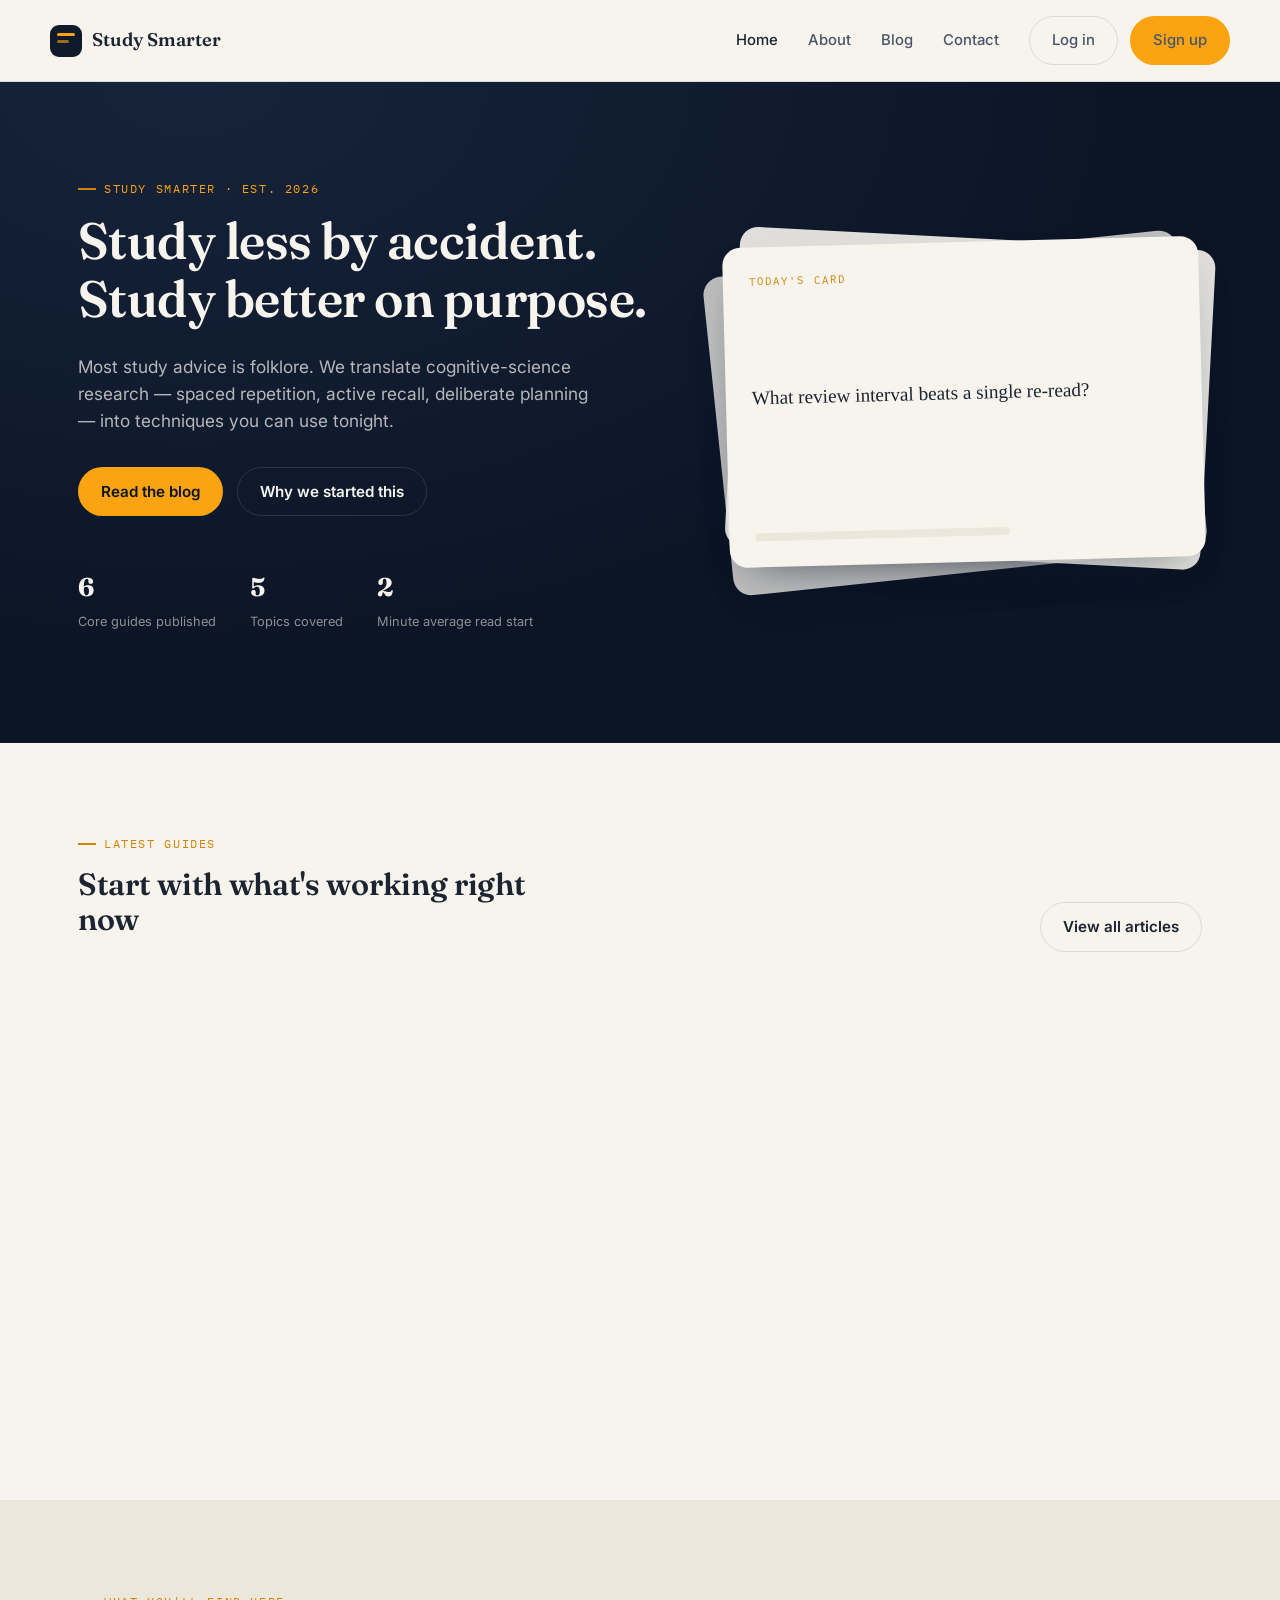
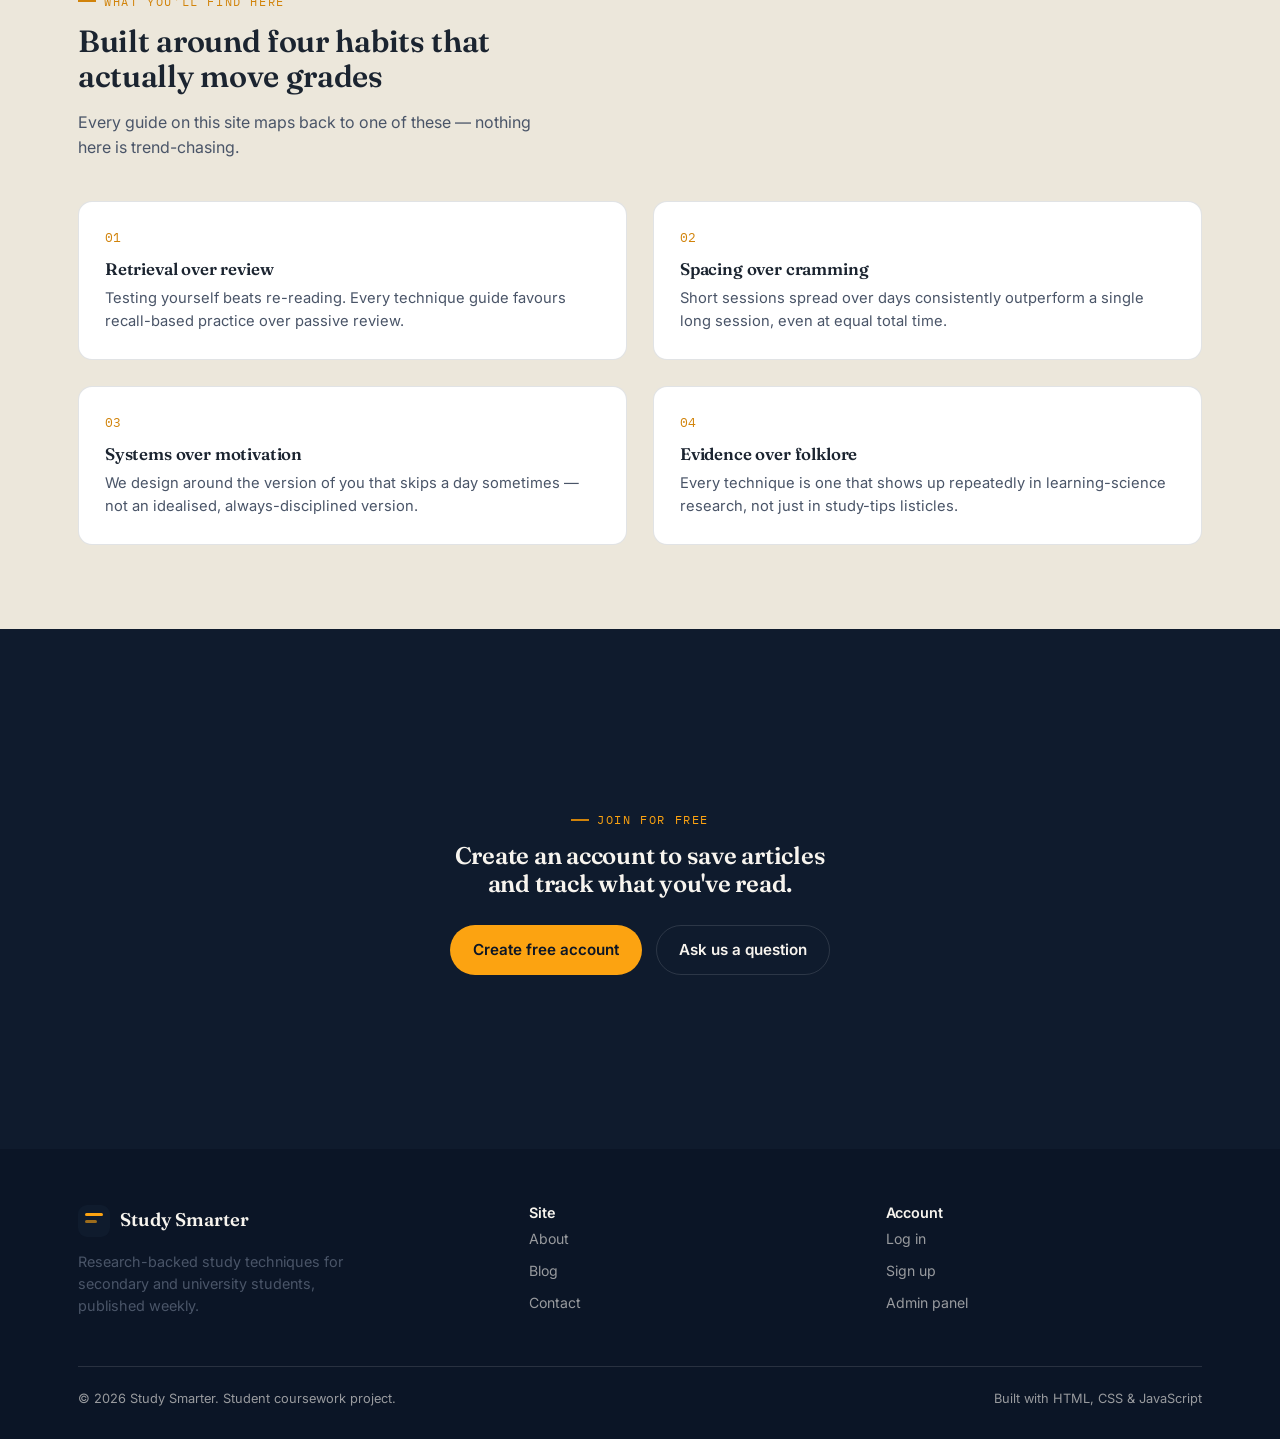
<file: index.html>
<!DOCTYPE html>
<html lang="en">
<head>
<meta charset="UTF-8">
<meta name="viewport" content="width=device-width, initial-scale=1.0">
<title>Study Smarter — Evidence-based study skills for students</title>
<meta name="description" content="Study Smarter is an educational blog teaching students research-backed study techniques: spaced repetition, active recall, planning and focus.">
<link rel="preconnect" href="https://fonts.googleapis.com">
<link href="https://fonts.googleapis.com/css2?family=Fraunces:wght@500;600;700&family=Inter:wght@400;500;600;700&family=IBM+Plex+Mono:wght@500&display=swap" rel="stylesheet">
<link rel="stylesheet" href="css/style.css">
</head>
<body>

<header class="site-header">
  <div class="wrap nav">
    <a href="index.html" class="brand"><span class="brand-mark"></span> Study Smarter</a>
    <nav class="nav-links" id="nav-links">
      <a href="index.html" class="active">Home</a>
      <a href="about.html">About</a>
      <a href="blog.html">Blog</a>
      <a href="contact.html">Contact</a>
      <div class="nav-cta">
        <a href="login.html" class="btn btn-ghost">Log in</a>
        <a href="register.html" class="btn btn-primary">Sign up</a>
      </div>
    </nav>
    <button class="nav-toggle" aria-label="Toggle menu" aria-expanded="false"><span></span><span></span><span></span></button>
  </div>
</header>

<section class="hero">
  <div class="wrap">
    <div>
      <div class="eyebrow" style="color:var(--amber)">Study Smarter · est. 2026</div>
      <h1>Study less by accident. Study better on purpose.</h1>
      <p class="lede">Most study advice is folklore. We translate cognitive-science research — spaced repetition, active recall, deliberate planning — into techniques you can use tonight.</p>
      <div class="hero-actions">
        <a href="blog.html" class="btn btn-primary">Read the blog</a>
        <a href="about.html" class="btn btn-ghost on-dark">Why we started this</a>
      </div>
      <div class="hero-stats">
        <div><strong>6</strong><span>Core guides published</span></div>
        <div><strong>5</strong><span>Topics covered</span></div>
        <div><strong>2</strong><span>Minute average read start</span></div>
      </div>
    </div>
    <div class="card-stack" aria-hidden="true">
      <div class="flash flash-1">
        <span class="fc-tag">Memory</span>
        <div class="fc-line w80"></div>
        <div class="fc-line w60"></div>
      </div>
      <div class="flash flash-2">
        <span class="fc-tag">Technique</span>
        <div class="fc-line w60"></div>
        <div class="fc-line w80"></div>
      </div>
      <div class="flash flash-3">
        <span class="fc-tag">Today's card</span>
        <p class="fc-q">What review interval beats a single re-read?</p>
        <div class="fc-line w60"></div>
      </div>
    </div>
  </div>
</section>

<section>
  <div class="wrap">
    <div class="section-head reveal">
      <div>
        <div class="eyebrow">Latest guides</div>
        <h2>Start with what's working right now</h2>
      </div>
      <a href="blog.html" class="btn btn-ghost">View all articles</a>
    </div>
    <div class="grid-3" id="featured-grid"></div>
  </div>
</section>

<section style="background:var(--paper-dim);">
  <div class="wrap">
    <div class="section-head reveal">
      <div>
        <div class="eyebrow">What you'll find here</div>
        <h2>Built around four habits that actually move grades</h2>
        <p>Every guide on this site maps back to one of these — nothing here is trend-chasing.</p>
      </div>
    </div>
    <div class="grid-2">
      <div class="feature reveal">
        <span class="num">01</span>
        <h3>Retrieval over review</h3>
        <p>Testing yourself beats re-reading. Every technique guide favours recall-based practice over passive review.</p>
      </div>
      <div class="feature reveal">
        <span class="num">02</span>
        <h3>Spacing over cramming</h3>
        <p>Short sessions spread over days consistently outperform a single long session, even at equal total time.</p>
      </div>
      <div class="feature reveal">
        <span class="num">03</span>
        <h3>Systems over motivation</h3>
        <p>We design around the version of you that skips a day sometimes — not an idealised, always-disciplined version.</p>
      </div>
      <div class="feature reveal">
        <span class="num">04</span>
        <h3>Evidence over folklore</h3>
        <p>Every technique is one that shows up repeatedly in learning-science research, not just in study-tips listicles.</p>
      </div>
    </div>
  </div>
</section>

<section class="band-dark">
  <div class="wrap cta-band reveal">
    <div class="eyebrow" style="color:var(--amber)">Join for free</div>
    <h2>Create an account to save articles and track what you've read.</h2>
    <div class="btn-row">
      <a href="register.html" class="btn btn-primary">Create free account</a>
      <a href="contact.html" class="btn btn-ghost on-dark">Ask us a question</a>
    </div>
  </div>
</section>

<footer class="site-footer">
  <div class="wrap">
    <div class="footer-grid">
      <div>
        <a href="index.html" class="brand" style="color:var(--paper)"><span class="brand-mark"></span> Study Smarter</a>
        <p style="margin-top:14px; max-width:32ch; font-size:0.9rem;">Research-backed study techniques for secondary and university students, published weekly.</p>
      </div>
      <div>
        <h4>Site</h4>
        <ul>
          <li><a href="about.html">About</a></li>
          <li><a href="blog.html">Blog</a></li>
          <li><a href="contact.html">Contact</a></li>
        </ul>
      </div>
      <div>
        <h4>Account</h4>
        <ul>
          <li><a href="login.html">Log in</a></li>
          <li><a href="register.html">Sign up</a></li>
          <li><a href="admin.html">Admin panel</a></li>
        </ul>
      </div>
    </div>
    <div class="footer-bottom">
      <span>&copy; <span id="year"></span> Study Smarter. Student coursework project.</span>
      <span>Built with HTML, CSS &amp; JavaScript</span>
    </div>
  </div>
</footer>

<script src="js/data.js"></script>
<script src="js/main.js"></script>
</body>
</html>
</file>
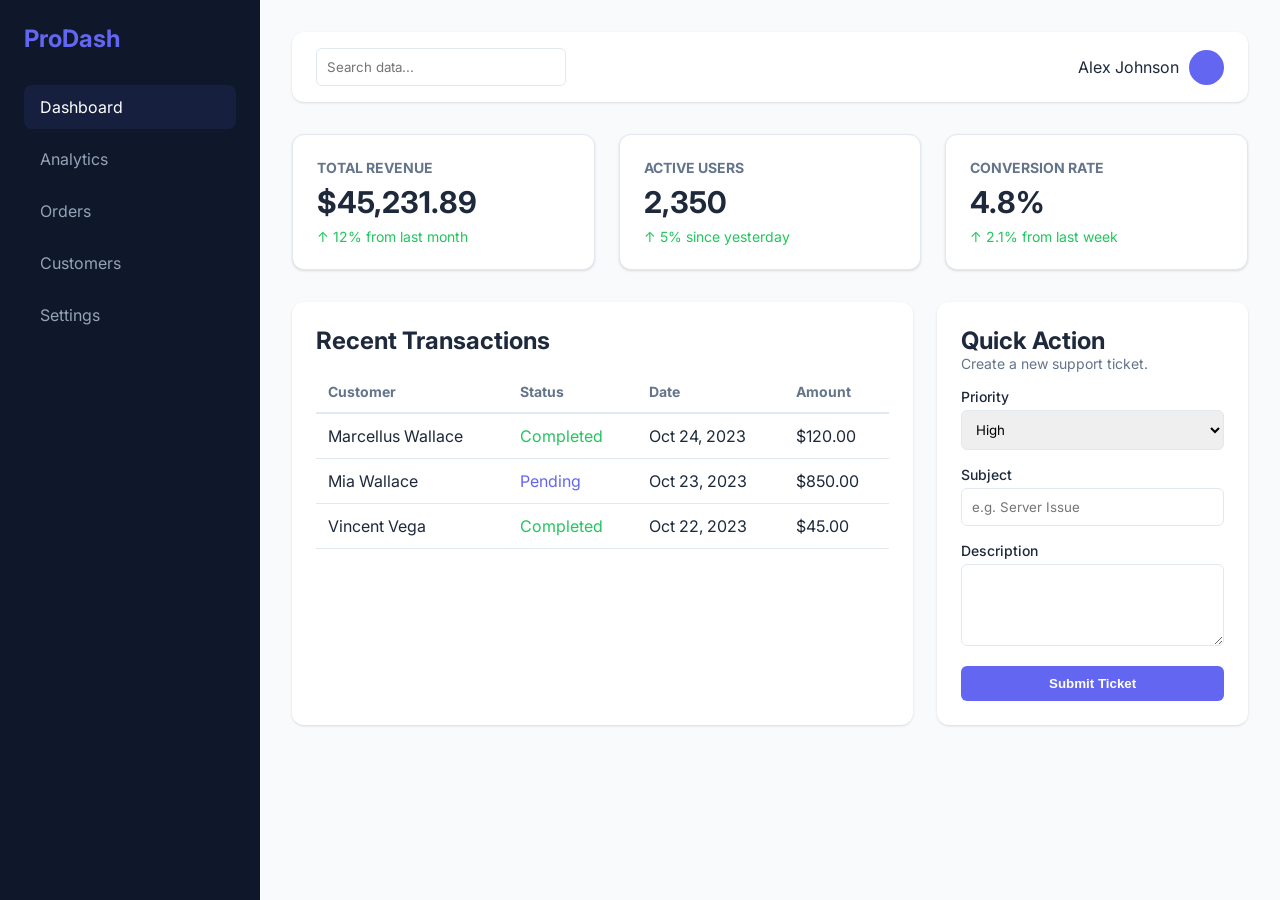
<file: ProDash/index.html>
<!DOCTYPE html>
<html lang="en">
<head>
    <meta charset="UTF-8">
    <meta name="viewport" content="width=device-width, initial-scale=1.0">
    <title>ProDash | Admin Management</title>
    <link href="https://fonts.googleapis.com/css2?family=Inter:wght@400;500;600;700&display=swap" rel="stylesheet">
    <style>
        /* --- CORE STYLES --- */
        :root {
            --sidebar-width: 260px;
            --primary: #6366f1; /* Indigo */
            --bg-main: #f8fafc;
            --bg-white: #ffffff;
            --text-dark: #1e293b;
            --text-muted: #64748b;
            --border: #e2e8f0;
            --success: #22c55e;
            --shadow: 0 1px 3px 0 rgba(0, 0, 0, 0.1), 0 1px 2px -1px rgba(0, 0, 0, 0.1);
        }

        * {
            margin: 0;
            padding: 0;
            box-sizing: border-box;
        }

        body {
            font-family: 'Inter', sans-serif;
            background-color: var(--bg-main);
            color: var(--text-dark);
            display: flex; /* Flex used for Sidebar + Main layout */
        }

        /* --- SIDEBAR --- */
        aside {
            width: var(--sidebar-width);
            background: #0f172a; /* Deep Slate */
            height: 100vh;
            color: white;
            position: fixed;
            padding: 1.5rem;
        }

        .brand {
            font-size: 1.5rem;
            font-weight: 700;
            margin-bottom: 2rem;
            color: var(--primary);
        }

        .nav-menu {
            list-style: none;
        }

        .nav-item {
            padding: 0.75rem 1rem;
            border-radius: 8px;
            margin-bottom: 0.5rem;
            cursor: pointer;
            transition: 0.2s;
            color: #94a3b8;
        }

        .nav-item.active, .nav-item:hover {
            background: rgba(99, 102, 241, 0.1);
            color: white;
        }

        /* --- MAIN CONTENT --- */
        main {
            flex: 1;
            margin-left: var(--sidebar-width);
            min-height: 100vh;
            padding: 2rem;
        }

        /* Top Navbar */
        .top-nav {
            display: flex;
            justify-content: space-between;
            align-items: center;
            margin-bottom: 2rem;
            background: var(--bg-white);
            padding: 1rem 1.5rem;
            border-radius: 12px;
            box-shadow: var(--shadow);
        }

        .user-profile {
            display: flex;
            align-items: center;
            gap: 10px;
        }

        .avatar {
            width: 35px;
            height: 35px;
            background: var(--primary);
            border-radius: 50%;
        }

        /* Stats Grid */
        .stats-grid {
            display: grid;
            grid-template-columns: repeat(auto-fit, minmax(240px, 1fr));
            gap: 1.5rem;
            margin-bottom: 2rem;
        }

        .stat-card {
            background: var(--bg-white);
            padding: 1.5rem;
            border-radius: 12px;
            box-shadow: var(--shadow);
            border: 1px solid var(--border);
        }

        .stat-card h3 {
            color: var(--text-muted);
            font-size: 0.875rem;
            text-transform: uppercase;
        }

        .stat-card .value {
            font-size: 1.875rem;
            font-weight: 700;
            margin: 0.5rem 0;
        }

        .trend {
            font-size: 0.875rem;
            color: var(--success);
        }

        /* Data Table & Form Section */
        .content-grid {
            display: grid;
            grid-template-columns: 2fr 1fr;
            gap: 1.5rem;
        }

        .card-box {
            background: var(--bg-white);
            padding: 1.5rem;
            border-radius: 12px;
            box-shadow: var(--shadow);
        }

        table {
            width: 100%;
            border-collapse: collapse;
            margin-top: 1rem;
        }

        th {
            text-align: left;
            padding: 12px;
            border-bottom: 2px solid var(--border);
            color: var(--text-muted);
            font-size: 0.875rem;
        }

        td {
            padding: 12px;
            border-bottom: 1px solid var(--border);
        }

        /* Form Styling */
        .form-group {
            margin-bottom: 1rem;
        }

        label {
            display: block;
            font-size: 0.875rem;
            margin-bottom: 5px;
            font-weight: 500;
        }

        input, select {
            width: 100%;
            padding: 10px;
            border: 1px solid var(--border);
            border-radius: 6px;
            font-family: inherit;
        }

        .btn-primary {
            background: var(--primary);
            color: white;
            padding: 10px 15px;
            border: none;
            border-radius: 6px;
            width: 100%;
            font-weight: 600;
            cursor: pointer;
        }

        /* --- RESPONSIVENESS --- */
        @media (max-width: 1024px) {
            .content-grid { grid-template-columns: 1fr; }
        }

        @media (max-width: 768px) {
            aside { display: none; }
            main { margin-left: 0; }
        }
    </style>
</head>
<body>

    <aside>
        <div class="brand">ProDash</div>
        <ul class="nav-menu">
            <li class="nav-item active">Dashboard</li>
            <li class="nav-item">Analytics</li>
            <li class="nav-item">Orders</li>
            <li class="nav-item">Customers</li>
            <li class="nav-item">Settings</li>
        </ul>
    </aside>

    <main>
        <div class="top-nav">
            <input type="text" placeholder="Search data..." style="width: 250px;">
            <div class="user-profile">
                <span>Alex Johnson</span>
                <div class="avatar"></div>
            </div>
        </div>

        <div class="stats-grid">
            <div class="stat-card">
                <h3>Total Revenue</h3>
                <div class="value">$45,231.89</div>
                <div class="trend">↑ 12% from last month</div>
            </div>
            <div class="stat-card">
                <h3>Active Users</h3>
                <div class="value">2,350</div>
                <div class="trend">↑ 5% since yesterday</div>
            </div>
            <div class="stat-card">
                <h3>Conversion Rate</h3>
                <div class="value">4.8%</div>
                <div class="trend">↑ 2.1% from last week</div>
            </div>
        </div>

        <div class="content-grid">
            <div class="card-box">
                <h2>Recent Transactions</h2>
                <table>
                    <thead>
                        <tr>
                            <th>Customer</th>
                            <th>Status</th>
                            <th>Date</th>
                            <th>Amount</th>
                        </tr>
                    </thead>
                    <tbody>
                        <tr>
                            <td>Marcellus Wallace</td>
                            <td><span style="color: var(--success);">Completed</span></td>
                            <td>Oct 24, 2023</td>
                            <td>$120.00</td>
                        </tr>
                        <tr>
                            <td>Mia Wallace</td>
                            <td><span style="color: var(--primary);">Pending</span></td>
                            <td>Oct 23, 2023</td>
                            <td>$850.00</td>
                        </tr>
                        <tr>
                            <td>Vincent Vega</td>
                            <td><span style="color: var(--success);">Completed</span></td>
                            <td>Oct 22, 2023</td>
                            <td>$45.00</td>
                        </tr>
                    </tbody>
                </table>
            </div>

            <div class="card-box">
                <h2>Quick Action</h2>
                <p style="color: var(--text-muted); font-size: 0.875rem; margin-bottom: 1rem;">Create a new support ticket.</p>
                <form>
                    <div class="form-group">
                        <label>Priority</label>
                        <select>
                            <option>High</option>
                            <option>Medium</option>
                            <option>Low</option>
                        </select>
                    </div>
                    <div class="form-group">
                        <label>Subject</label>
                        <input type="text" placeholder="e.g. Server Issue">
                    </div>
                    <div class="form-group">
                        <label>Description</label>
                        <textarea rows="4" style="width: 100%; border: 1px solid var(--border); border-radius: 6px; padding: 10px;"></textarea>
                    </div>
                    <button type="button" class="btn-primary">Submit Ticket</button>
                </form>
            </div>
        </div>
    </main>

</body>
</html>
</file>
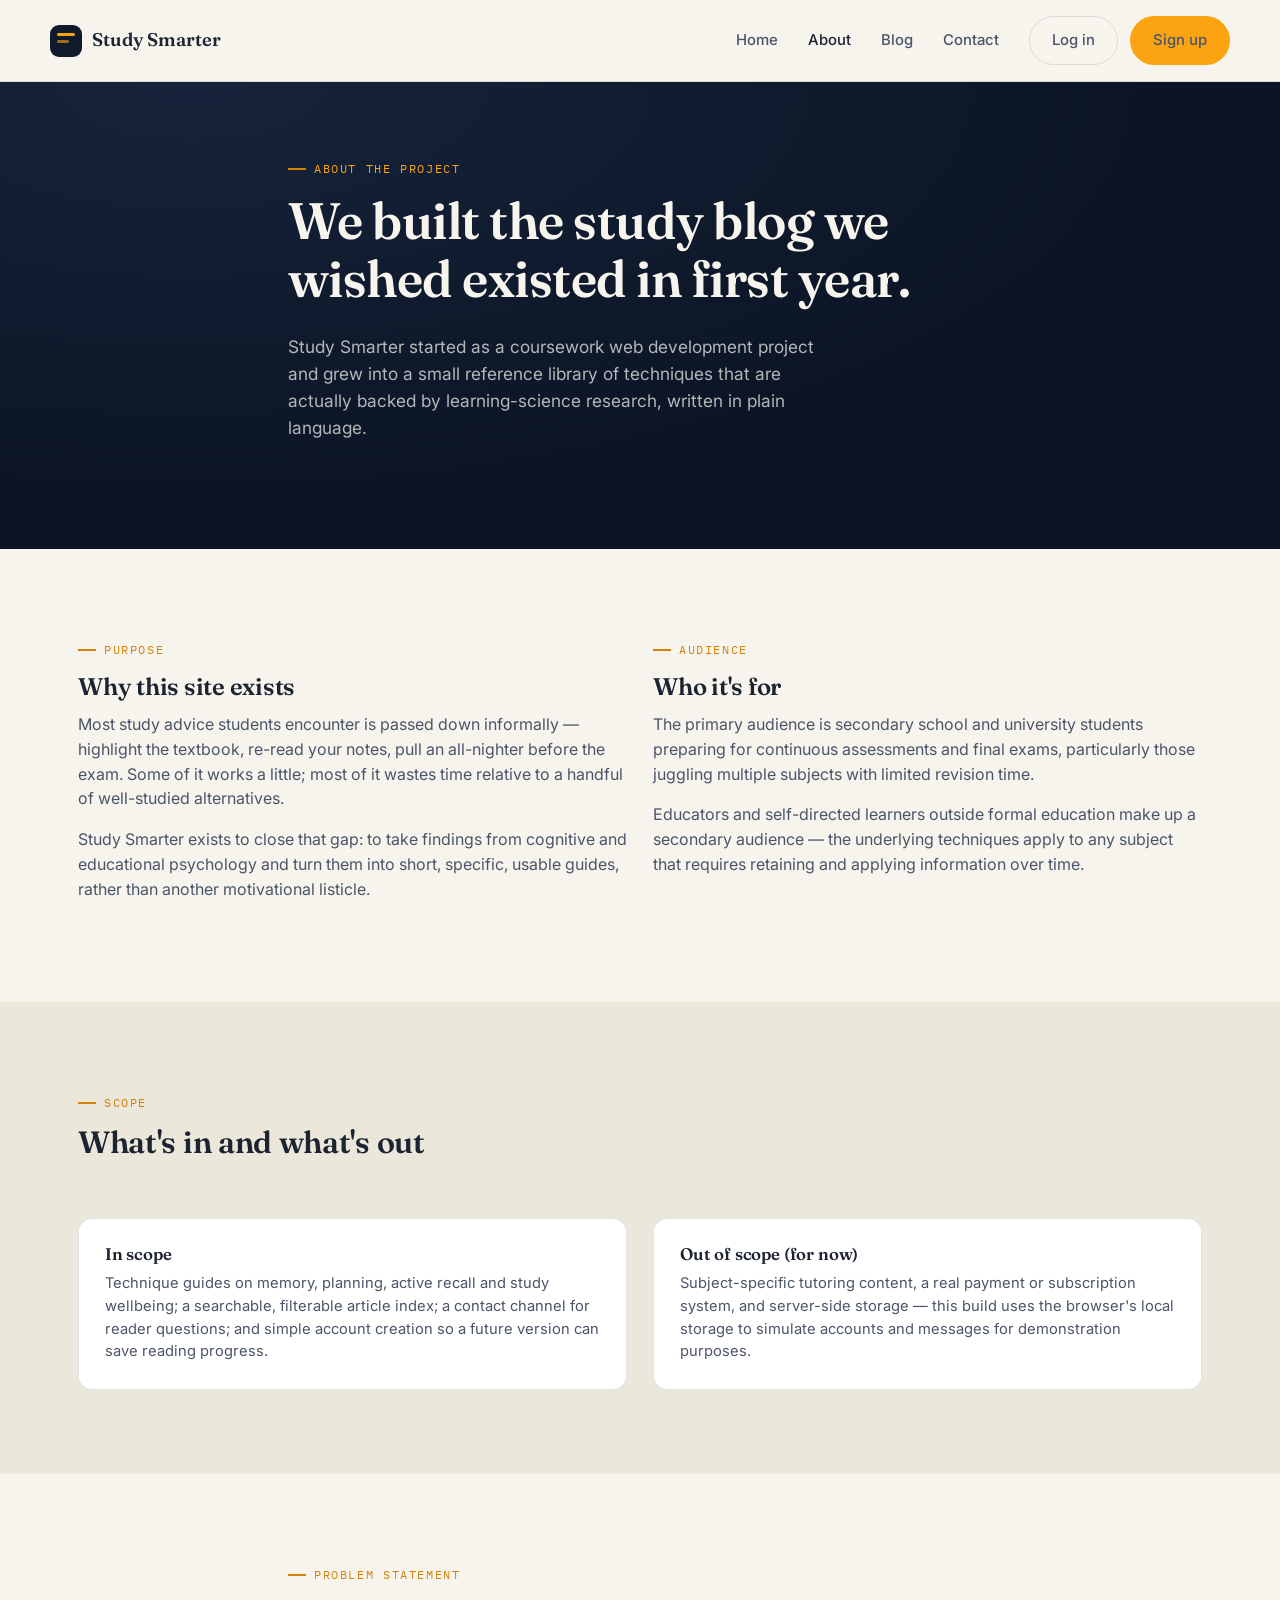
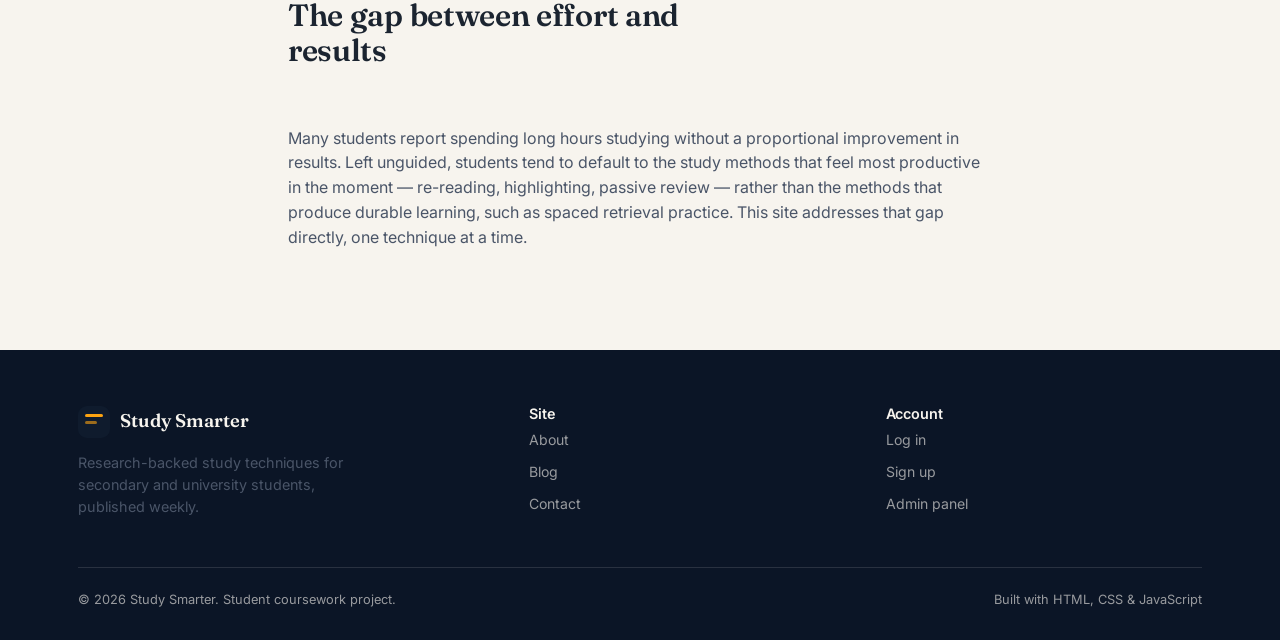
<file: about.html>
<!DOCTYPE html>
<html lang="en">
<head>
<meta charset="UTF-8">
<meta name="viewport" content="width=device-width, initial-scale=1.0">
<title>About — Study Smarter</title>
<link href="https://fonts.googleapis.com/css2?family=Fraunces:wght@500;600;700&family=Inter:wght@400;500;600;700&family=IBM+Plex+Mono:wght@500&display=swap" rel="stylesheet">
<link rel="stylesheet" href="css/style.css">
</head>
<body>

<header class="site-header">
  <div class="wrap nav">
    <a href="index.html" class="brand"><span class="brand-mark"></span> Study Smarter</a>
    <nav class="nav-links" id="nav-links">
      <a href="index.html">Home</a>
      <a href="about.html" class="active">About</a>
      <a href="blog.html">Blog</a>
      <a href="contact.html">Contact</a>
      <div class="nav-cta">
        <a href="login.html" class="btn btn-ghost">Log in</a>
        <a href="register.html" class="btn btn-primary">Sign up</a>
      </div>
    </nav>
    <button class="nav-toggle" aria-label="Toggle menu" aria-expanded="false"><span></span><span></span><span></span></button>
  </div>
</header>

<section class="hero" style="padding:70px 0 90px;">
  <div class="wrap" style="grid-template-columns:1fr; max-width:760px;">
    <div>
      <div class="eyebrow" style="color:var(--amber)">About the project</div>
      <h1>We built the study blog we wished existed in first year.</h1>
      <p class="lede">Study Smarter started as a coursework web development project and grew into a small reference library of techniques that are actually backed by learning-science research, written in plain language.</p>
    </div>
  </div>
</section>

<section>
  <div class="wrap grid-2">
    <div class="reveal">
      <div class="eyebrow">Purpose</div>
      <h2>Why this site exists</h2>
      <p>Most study advice students encounter is passed down informally — highlight the textbook, re-read your notes, pull an all-nighter before the exam. Some of it works a little; most of it wastes time relative to a handful of well-studied alternatives.</p>
      <p>Study Smarter exists to close that gap: to take findings from cognitive and educational psychology and turn them into short, specific, usable guides, rather than another motivational listicle.</p>
    </div>
    <div class="reveal">
      <div class="eyebrow">Audience</div>
      <h2>Who it's for</h2>
      <p>The primary audience is secondary school and university students preparing for continuous assessments and final exams, particularly those juggling multiple subjects with limited revision time.</p>
      <p>Educators and self-directed learners outside formal education make up a secondary audience — the underlying techniques apply to any subject that requires retaining and applying information over time.</p>
    </div>
  </div>
</section>

<section style="background:var(--paper-dim);">
  <div class="wrap">
    <div class="section-head reveal">
      <div>
        <div class="eyebrow">Scope</div>
        <h2>What's in and what's out</h2>
      </div>
    </div>
    <div class="grid-2">
      <div class="feature reveal">
        <h3>In scope</h3>
        <p>Technique guides on memory, planning, active recall and study wellbeing; a searchable, filterable article index; a contact channel for reader questions; and simple account creation so a future version can save reading progress.</p>
      </div>
      <div class="feature reveal">
        <h3>Out of scope (for now)</h3>
        <p>Subject-specific tutoring content, a real payment or subscription system, and server-side storage — this build uses the browser's local storage to simulate accounts and messages for demonstration purposes.</p>
      </div>
    </div>
  </div>
</section>

<section>
  <div class="wrap" style="max-width:760px;">
    <div class="section-head reveal">
      <div>
        <div class="eyebrow">Problem statement</div>
        <h2>The gap between effort and results</h2>
      </div>
    </div>
    <p class="reveal">Many students report spending long hours studying without a proportional improvement in results. Left unguided, students tend to default to the study methods that feel most productive in the moment — re-reading, highlighting, passive review — rather than the methods that produce durable learning, such as spaced retrieval practice. This site addresses that gap directly, one technique at a time.</p>
  </div>
</section>

<footer class="site-footer">
  <div class="wrap">
    <div class="footer-grid">
      <div>
        <a href="index.html" class="brand" style="color:var(--paper)"><span class="brand-mark"></span> Study Smarter</a>
        <p style="margin-top:14px; max-width:32ch; font-size:0.9rem;">Research-backed study techniques for secondary and university students, published weekly.</p>
      </div>
      <div>
        <h4>Site</h4>
        <ul>
          <li><a href="about.html">About</a></li>
          <li><a href="blog.html">Blog</a></li>
          <li><a href="contact.html">Contact</a></li>
        </ul>
      </div>
      <div>
        <h4>Account</h4>
        <ul>
          <li><a href="login.html">Log in</a></li>
          <li><a href="register.html">Sign up</a></li>
          <li><a href="admin.html">Admin panel</a></li>
        </ul>
      </div>
    </div>
    <div class="footer-bottom">
      <span>&copy; <span id="year"></span> Study Smarter. Student coursework project.</span>
      <span>Built with HTML, CSS &amp; JavaScript</span>
    </div>
  </div>
</footer>

<script src="js/data.js"></script>
<script src="js/main.js"></script>
</body>
</html>
</file>
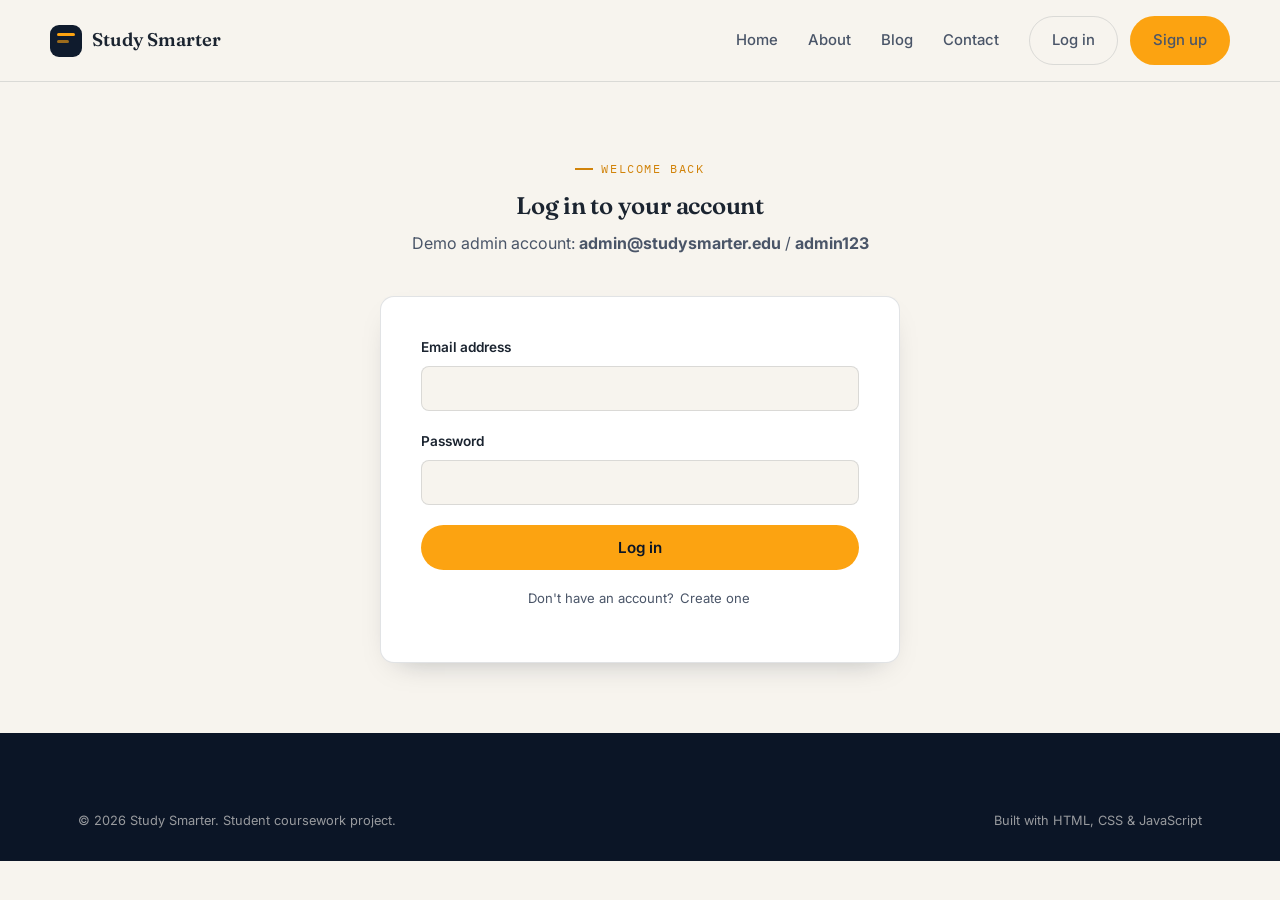
<file: admin.html>
<!DOCTYPE html>
<html lang="en">
<head>
<meta charset="UTF-8">
<meta name="viewport" content="width=device-width, initial-scale=1.0">
<title>Admin panel — Study Smarter</title>
<link href="https://fonts.googleapis.com/css2?family=Fraunces:wght@500;600;700&family=Inter:wght@400;500;600;700&family=IBM+Plex+Mono:wght@500&display=swap" rel="stylesheet">
<link rel="stylesheet" href="css/style.css">
</head>
<body>

<header class="site-header">
  <div class="wrap nav">
    <a href="index.html" class="brand"><span class="brand-mark"></span> Study Smarter</a>
    <nav class="nav-links" id="nav-links">
      <a href="index.html">Home</a>
      <a href="about.html">About</a>
      <a href="blog.html">Blog</a>
      <a href="contact.html">Contact</a>
      <div class="nav-cta">
        <a href="login.html" class="btn btn-ghost">Log in</a>
        <a href="register.html" class="btn btn-primary">Sign up</a>
      </div>
    </nav>
    <button class="nav-toggle" aria-label="Toggle menu" aria-expanded="false"><span></span><span></span><span></span></button>
  </div>
</header>

<section style="padding:60px 0 100px;">
  <div class="wrap" id="admin-root">
    <div class="admin-bar">
      <div>
        <div class="eyebrow">Admin panel</div>
        <h1 style="margin-bottom:4px;">Signed in as <span id="admin-name"></span></h1>
        <p style="margin:0;">Live data pulled from this browser's local storage.</p>
      </div>
      <button class="btn btn-ghost" id="logout-btn" type="button">Log out</button>
    </div>

    <div class="grid-3" style="margin-bottom:50px;">
      <div class="feature">
        <span class="badge">Messages</span>
        <h3 id="stat-messages" style="font-size:2rem; margin-top:12px;">0</h3>
        <p>Contact form submissions</p>
      </div>
      <div class="feature">
        <span class="badge">Users</span>
        <h3 id="stat-users" style="font-size:2rem; margin-top:12px;">0</h3>
        <p>Registered accounts</p>
      </div>
      <div class="feature">
        <span class="badge">Content</span>
        <h3 id="stat-articles" style="font-size:2rem; margin-top:12px;">0</h3>
        <p>Published articles</p>
      </div>
    </div>

    <div class="eyebrow">Inbox</div>
    <h2 style="margin-bottom:24px;">Contact messages</h2>
    <div id="message-list"></div>
  </div>
</section>

<footer class="site-footer">
  <div class="wrap">
    <div class="footer-bottom">
      <span>&copy; <span id="year"></span> Study Smarter. Student coursework project.</span>
      <span>Built with HTML, CSS &amp; JavaScript</span>
    </div>
  </div>
</footer>

<script src="js/data.js"></script>
<script src="js/main.js"></script>
<script src="js/admin.js"></script>
</body>
</html>
</file>
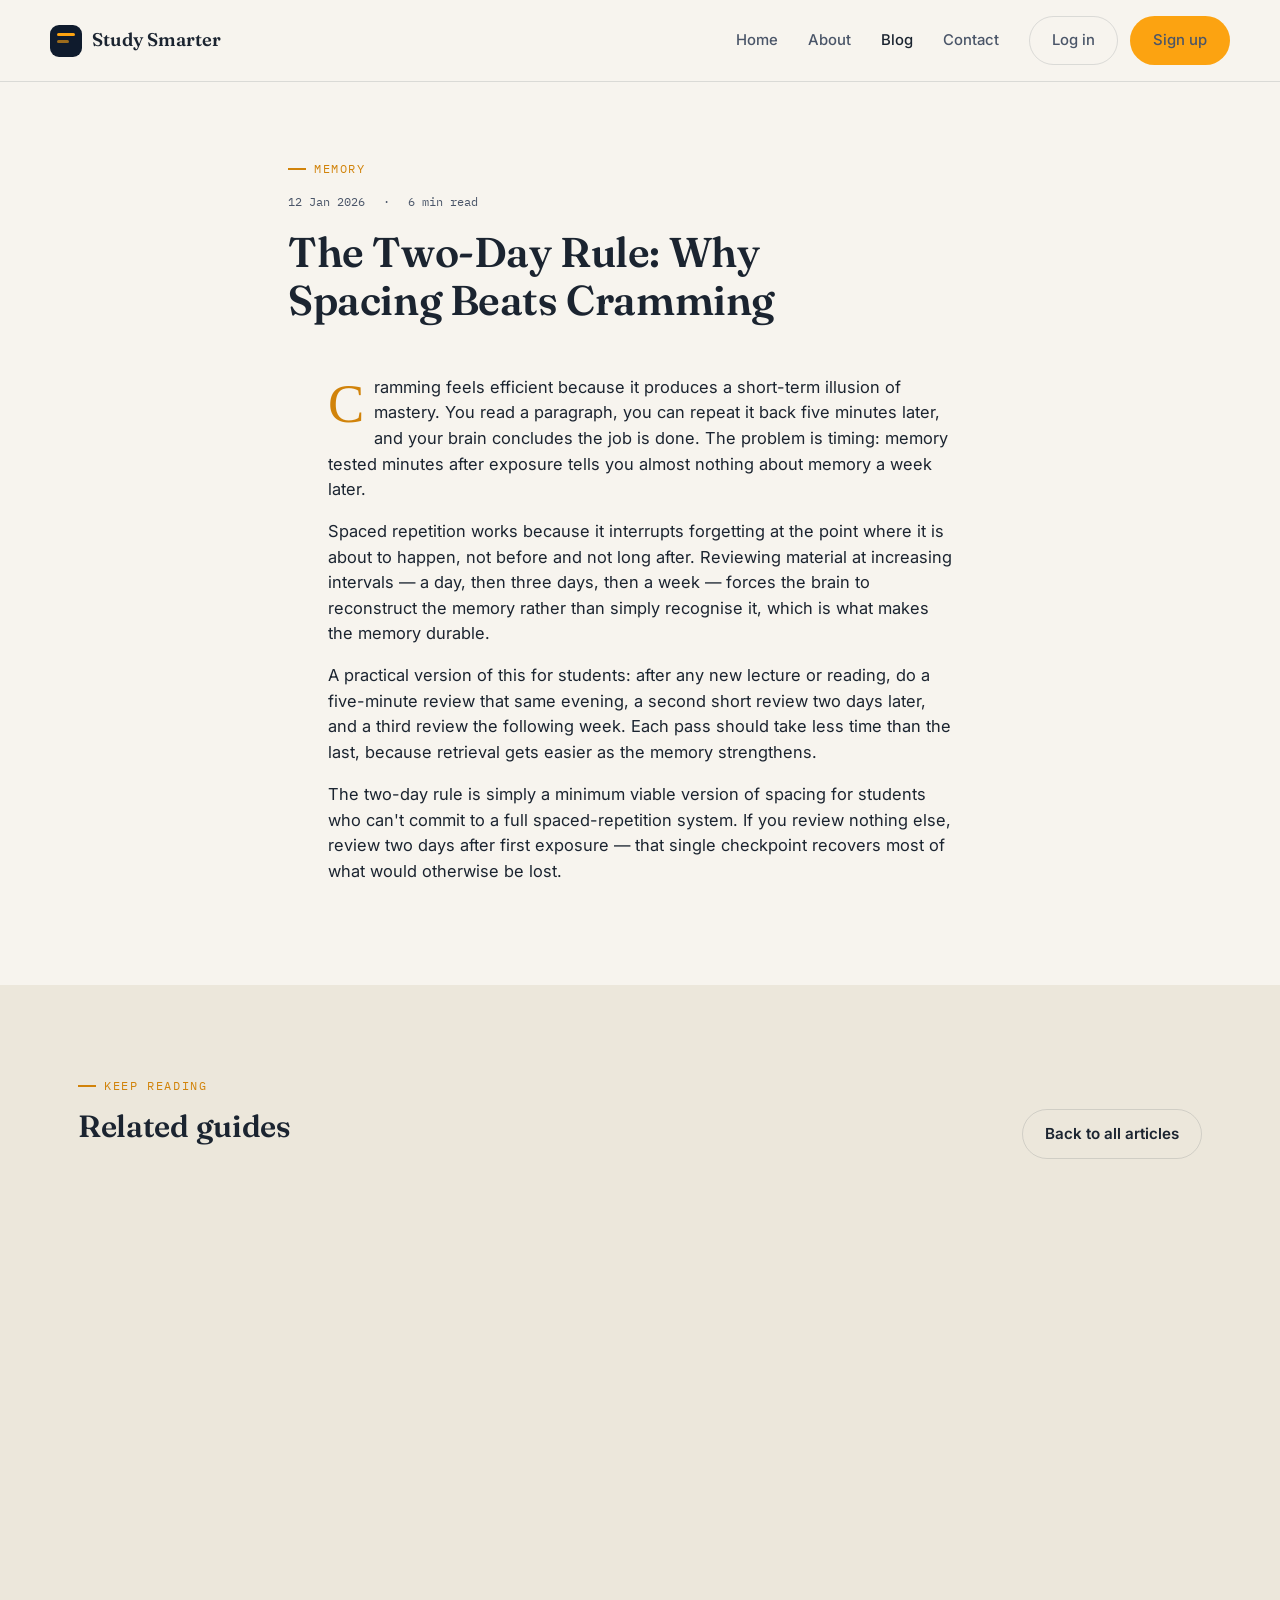
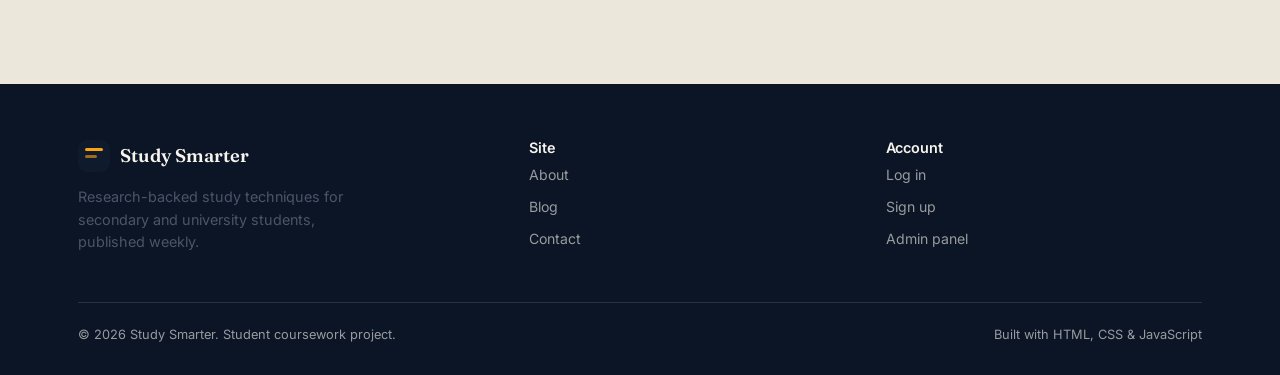
<file: article.html>
<!DOCTYPE html>
<html lang="en">
<head>
<meta charset="UTF-8">
<meta name="viewport" content="width=device-width, initial-scale=1.0">
<title>Article — Study Smarter</title>
<link href="https://fonts.googleapis.com/css2?family=Fraunces:wght@500;600;700&family=Inter:wght@400;500;600;700&family=IBM+Plex+Mono:wght@500&display=swap" rel="stylesheet">
<link rel="stylesheet" href="css/style.css">
</head>
<body>

<header class="site-header">
  <div class="wrap nav">
    <a href="index.html" class="brand"><span class="brand-mark"></span> Study Smarter</a>
    <nav class="nav-links" id="nav-links">
      <a href="index.html">Home</a>
      <a href="about.html">About</a>
      <a href="blog.html" class="active">Blog</a>
      <a href="contact.html">Contact</a>
      <div class="nav-cta">
        <a href="login.html" class="btn btn-ghost">Log in</a>
        <a href="register.html" class="btn btn-primary">Sign up</a>
      </div>
    </nav>
    <button class="nav-toggle" aria-label="Toggle menu" aria-expanded="false"><span></span><span></span><span></span></button>
  </div>
</header>

<section class="article-header">
  <div class="wrap" style="max-width:760px;" id="article-root"></div>
</section>

<section style="padding-top:0;">
  <div class="wrap article-body" id="article-body"></div>
</section>

<section style="background:var(--paper-dim);">
  <div class="wrap">
    <div class="section-head reveal">
      <div>
        <div class="eyebrow">Keep reading</div>
        <h2>Related guides</h2>
      </div>
      <a href="blog.html" class="btn btn-ghost">Back to all articles</a>
    </div>
    <div class="grid-3" id="related-grid"></div>
  </div>
</section>

<footer class="site-footer">
  <div class="wrap">
    <div class="footer-grid">
      <div>
        <a href="index.html" class="brand" style="color:var(--paper)"><span class="brand-mark"></span> Study Smarter</a>
        <p style="margin-top:14px; max-width:32ch; font-size:0.9rem;">Research-backed study techniques for secondary and university students, published weekly.</p>
      </div>
      <div>
        <h4>Site</h4>
        <ul>
          <li><a href="about.html">About</a></li>
          <li><a href="blog.html">Blog</a></li>
          <li><a href="contact.html">Contact</a></li>
        </ul>
      </div>
      <div>
        <h4>Account</h4>
        <ul>
          <li><a href="login.html">Log in</a></li>
          <li><a href="register.html">Sign up</a></li>
          <li><a href="admin.html">Admin panel</a></li>
        </ul>
      </div>
    </div>
    <div class="footer-bottom">
      <span>&copy; <span id="year"></span> Study Smarter. Student coursework project.</span>
      <span>Built with HTML, CSS &amp; JavaScript</span>
    </div>
  </div>
</footer>

<script src="js/data.js"></script>
<script src="js/main.js"></script>
<script src="js/article.js"></script>
</body>
</html>
</file>
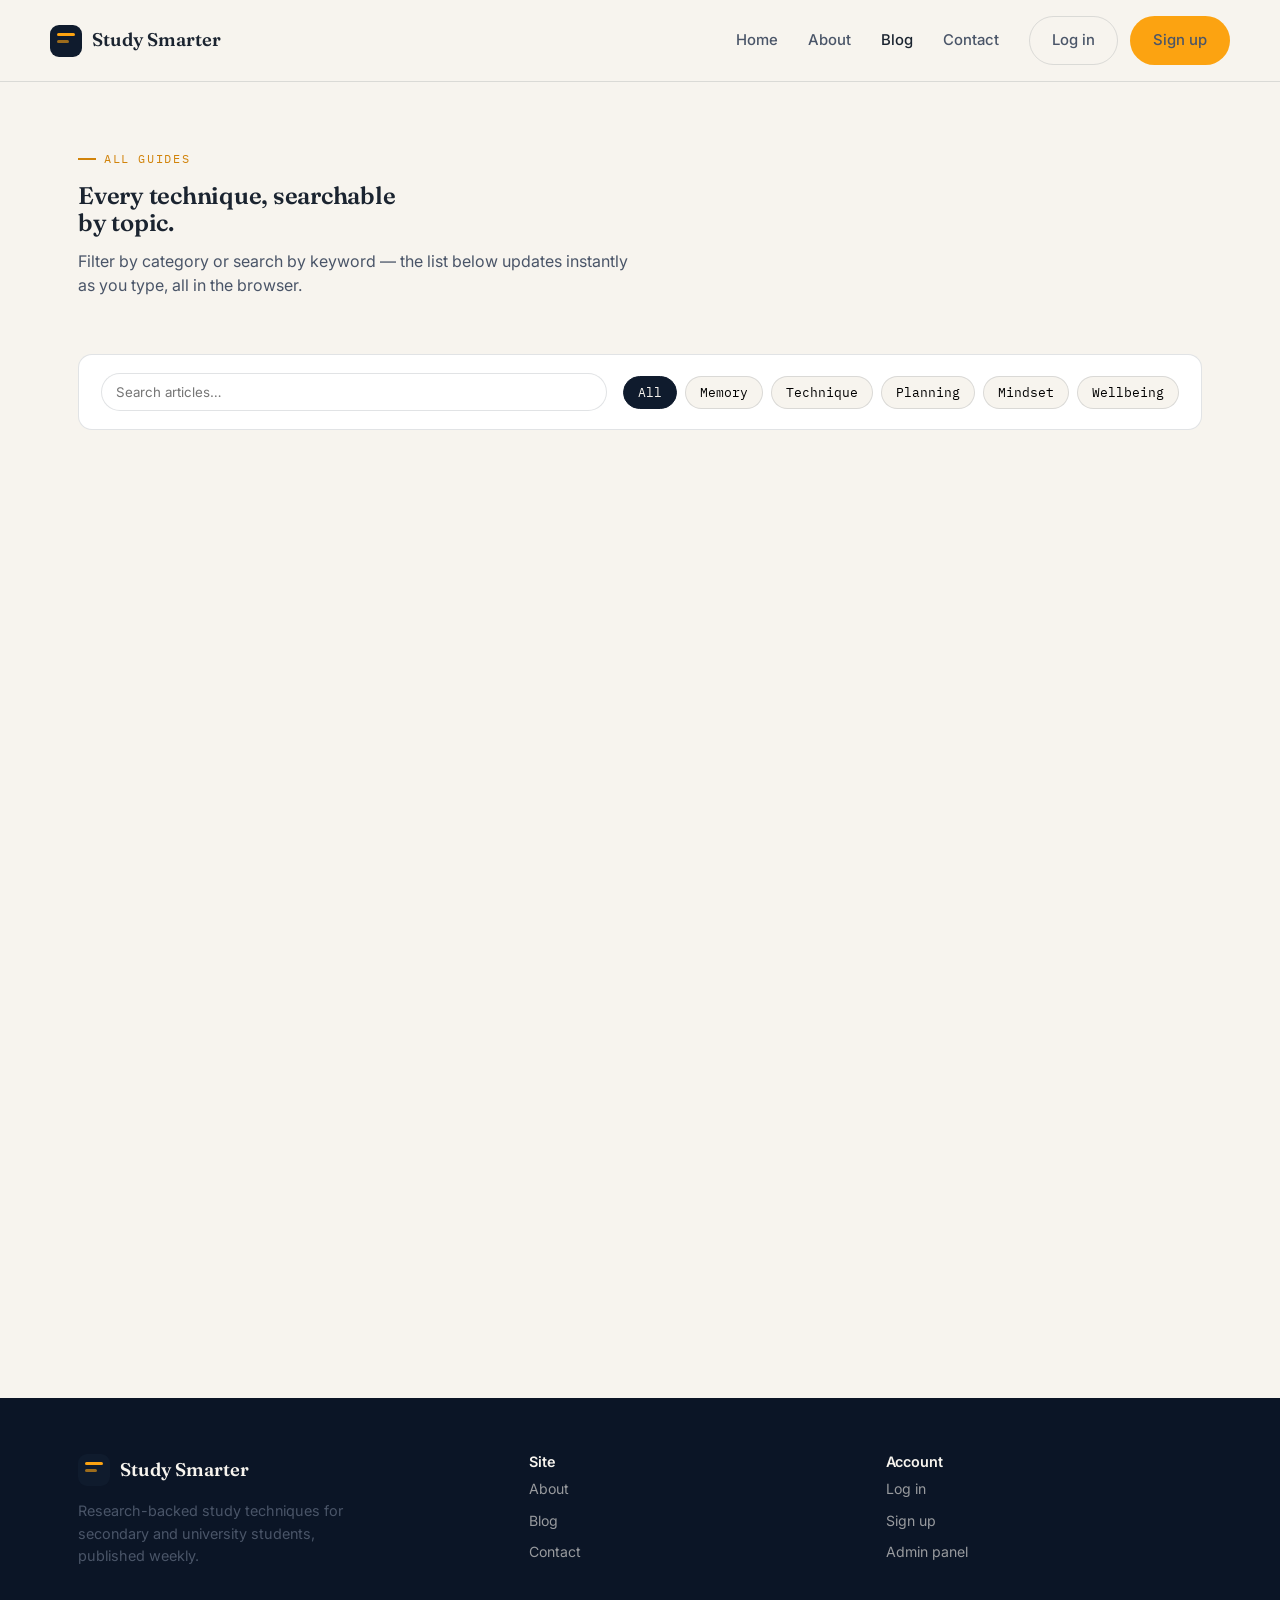
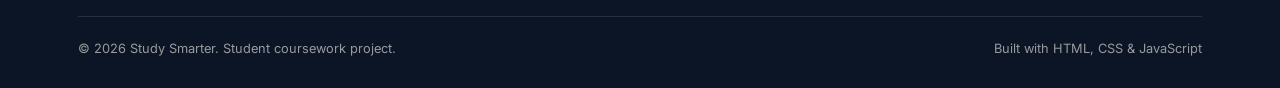
<file: blog.html>
<!DOCTYPE html>
<html lang="en">
<head>
<meta charset="UTF-8">
<meta name="viewport" content="width=device-width, initial-scale=1.0">
<title>Blog — Study Smarter</title>
<link href="https://fonts.googleapis.com/css2?family=Fraunces:wght@500;600;700&family=Inter:wght@400;500;600;700&family=IBM+Plex+Mono:wght@500&display=swap" rel="stylesheet">
<link rel="stylesheet" href="css/style.css">
</head>
<body>

<header class="site-header">
  <div class="wrap nav">
    <a href="index.html" class="brand"><span class="brand-mark"></span> Study Smarter</a>
    <nav class="nav-links" id="nav-links">
      <a href="index.html">Home</a>
      <a href="about.html">About</a>
      <a href="blog.html" class="active">Blog</a>
      <a href="contact.html">Contact</a>
      <div class="nav-cta">
        <a href="login.html" class="btn btn-ghost">Log in</a>
        <a href="register.html" class="btn btn-primary">Sign up</a>
      </div>
    </nav>
    <button class="nav-toggle" aria-label="Toggle menu" aria-expanded="false"><span></span><span></span><span></span></button>
  </div>
</header>

<section style="padding:60px 0 20px;">
  <div class="wrap">
    <div class="eyebrow">All guides</div>
    <h1 style="max-width:20ch;">Every technique, searchable by topic.</h1>
    <p style="max-width:56ch;">Filter by category or search by keyword — the list below updates instantly as you type, all in the browser.</p>
  </div>
</section>

<section style="padding-top:20px;">
  <div class="wrap">
    <div class="blog-controls">
      <input type="search" id="blog-search" placeholder="Search articles…" aria-label="Search articles">
      <div class="chip-row" id="category-chips"></div>
    </div>
    <div class="grid-3" id="blog-grid"></div>
    <div class="empty-state" id="empty-state">
      <h3>No articles match your search</h3>
      <p>Try a different keyword or select "All" to clear the category filter.</p>
    </div>
  </div>
</section>

<footer class="site-footer">
  <div class="wrap">
    <div class="footer-grid">
      <div>
        <a href="index.html" class="brand" style="color:var(--paper)"><span class="brand-mark"></span> Study Smarter</a>
        <p style="margin-top:14px; max-width:32ch; font-size:0.9rem;">Research-backed study techniques for secondary and university students, published weekly.</p>
      </div>
      <div>
        <h4>Site</h4>
        <ul>
          <li><a href="about.html">About</a></li>
          <li><a href="blog.html">Blog</a></li>
          <li><a href="contact.html">Contact</a></li>
        </ul>
      </div>
      <div>
        <h4>Account</h4>
        <ul>
          <li><a href="login.html">Log in</a></li>
          <li><a href="register.html">Sign up</a></li>
          <li><a href="admin.html">Admin panel</a></li>
        </ul>
      </div>
    </div>
    <div class="footer-bottom">
      <span>&copy; <span id="year"></span> Study Smarter. Student coursework project.</span>
      <span>Built with HTML, CSS &amp; JavaScript</span>
    </div>
  </div>
</footer>

<script src="js/data.js"></script>
<script src="js/main.js"></script>
<script src="js/blog.js"></script>
</body>
</html>
</file>
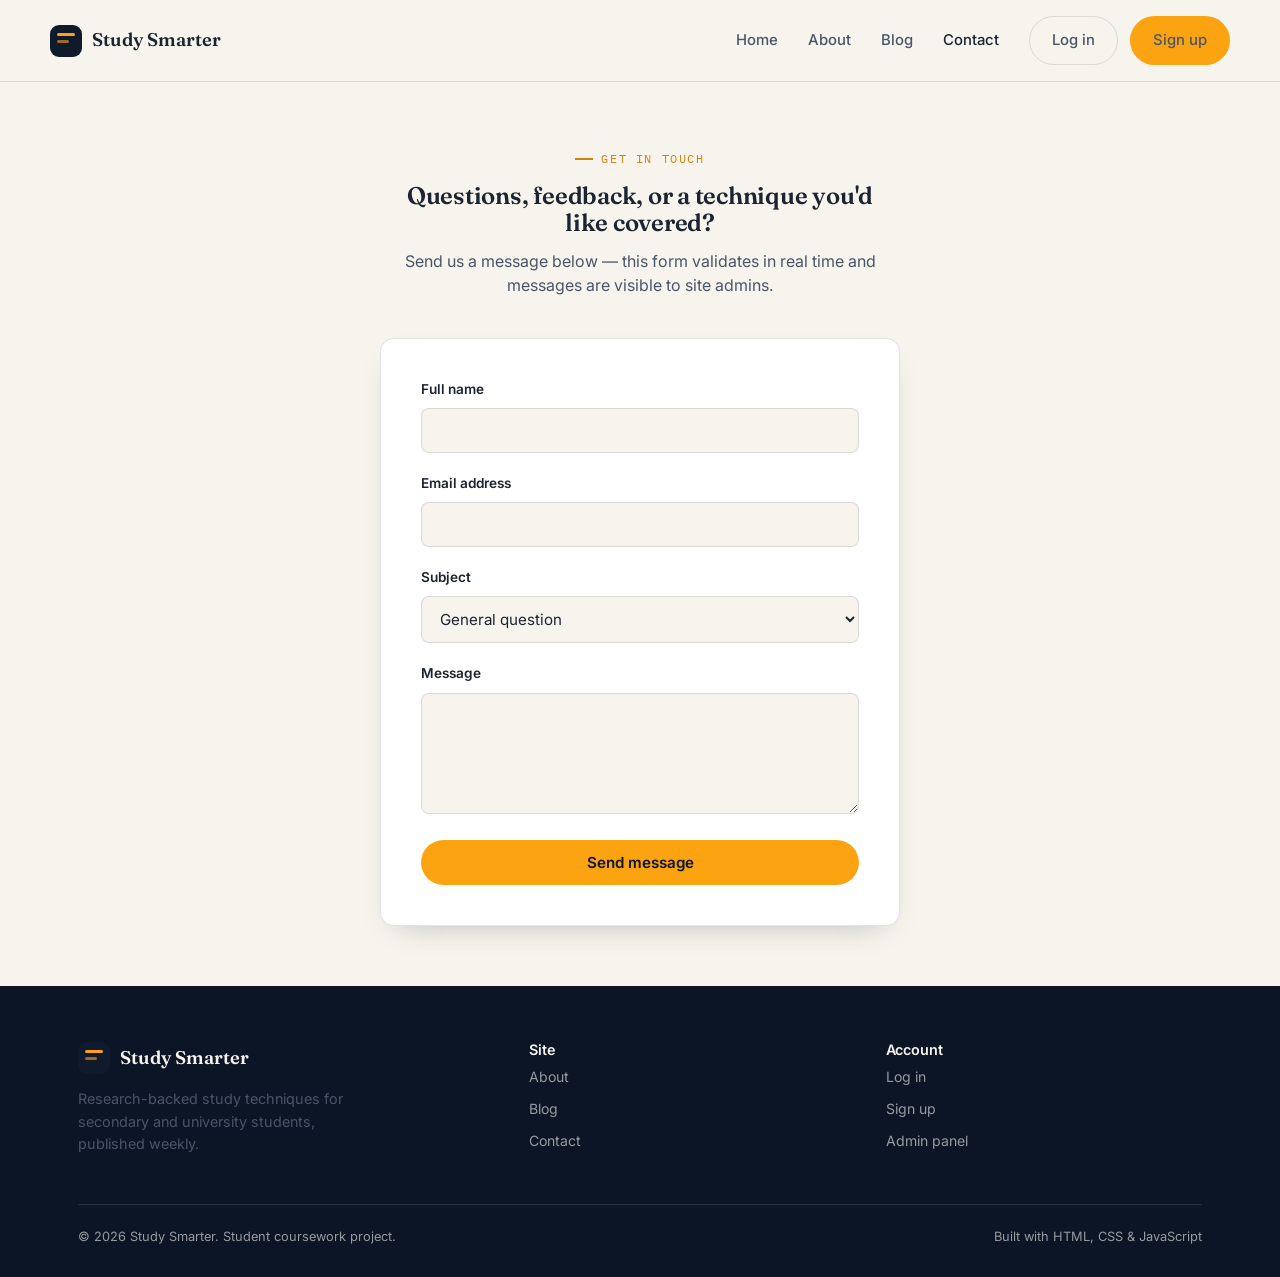
<file: contact.html>
<!DOCTYPE html>
<html lang="en">
<head>
<meta charset="UTF-8">
<meta name="viewport" content="width=device-width, initial-scale=1.0">
<title>Contact — Study Smarter</title>
<link href="https://fonts.googleapis.com/css2?family=Fraunces:wght@500;600;700&family=Inter:wght@400;500;600;700&family=IBM+Plex+Mono:wght@500&display=swap" rel="stylesheet">
<link rel="stylesheet" href="css/style.css">
</head>
<body>

<header class="site-header">
  <div class="wrap nav">
    <a href="index.html" class="brand"><span class="brand-mark"></span> Study Smarter</a>
    <nav class="nav-links" id="nav-links">
      <a href="index.html">Home</a>
      <a href="about.html">About</a>
      <a href="blog.html">Blog</a>
      <a href="contact.html" class="active">Contact</a>
      <div class="nav-cta">
        <a href="login.html" class="btn btn-ghost">Log in</a>
        <a href="register.html" class="btn btn-primary">Sign up</a>
      </div>
    </nav>
    <button class="nav-toggle" aria-label="Toggle menu" aria-expanded="false"><span></span><span></span><span></span></button>
  </div>
</header>

<section style="padding:60px 0;">
  <div class="wrap" style="text-align:center; max-width:560px; margin:0 auto 40px;">
    <div class="eyebrow" style="justify-content:center;">Get in touch</div>
    <h1>Questions, feedback, or a technique you'd like covered?</h1>
    <p>Send us a message below — this form validates in real time and messages are visible to site admins.</p>
  </div>

  <div class="wrap">
    <div class="form-shell reveal">
      <div class="form-status" id="form-status"></div>
      <form id="contact-form" novalidate>
        <div class="field">
          <label for="cf-name">Full name</label>
          <input type="text" id="cf-name" name="name" autocomplete="name">
          <div class="error"></div>
        </div>
        <div class="field">
          <label for="cf-email">Email address</label>
          <input type="email" id="cf-email" name="email" autocomplete="email">
          <div class="error"></div>
        </div>
        <div class="field">
          <label for="cf-subject">Subject</label>
          <select id="cf-subject" name="subject">
            <option value="General question">General question</option>
            <option value="Suggest a topic">Suggest a topic</option>
            <option value="Report an issue">Report an issue</option>
            <option value="Other">Other</option>
          </select>
        </div>
        <div class="field">
          <label for="cf-message">Message</label>
          <textarea id="cf-message" name="message" rows="5"></textarea>
          <div class="error"></div>
        </div>
        <button type="submit" class="btn btn-primary btn-block">Send message</button>
      </form>
    </div>
  </div>
</section>

<footer class="site-footer">
  <div class="wrap">
    <div class="footer-grid">
      <div>
        <a href="index.html" class="brand" style="color:var(--paper)"><span class="brand-mark"></span> Study Smarter</a>
        <p style="margin-top:14px; max-width:32ch; font-size:0.9rem;">Research-backed study techniques for secondary and university students, published weekly.</p>
      </div>
      <div>
        <h4>Site</h4>
        <ul>
          <li><a href="about.html">About</a></li>
          <li><a href="blog.html">Blog</a></li>
          <li><a href="contact.html">Contact</a></li>
        </ul>
      </div>
      <div>
        <h4>Account</h4>
        <ul>
          <li><a href="login.html">Log in</a></li>
          <li><a href="register.html">Sign up</a></li>
          <li><a href="admin.html">Admin panel</a></li>
        </ul>
      </div>
    </div>
    <div class="footer-bottom">
      <span>&copy; <span id="year"></span> Study Smarter. Student coursework project.</span>
      <span>Built with HTML, CSS &amp; JavaScript</span>
    </div>
  </div>
</footer>

<script src="js/data.js"></script>
<script src="js/main.js"></script>
<script src="js/contact.js"></script>
</body>
</html>
</file>
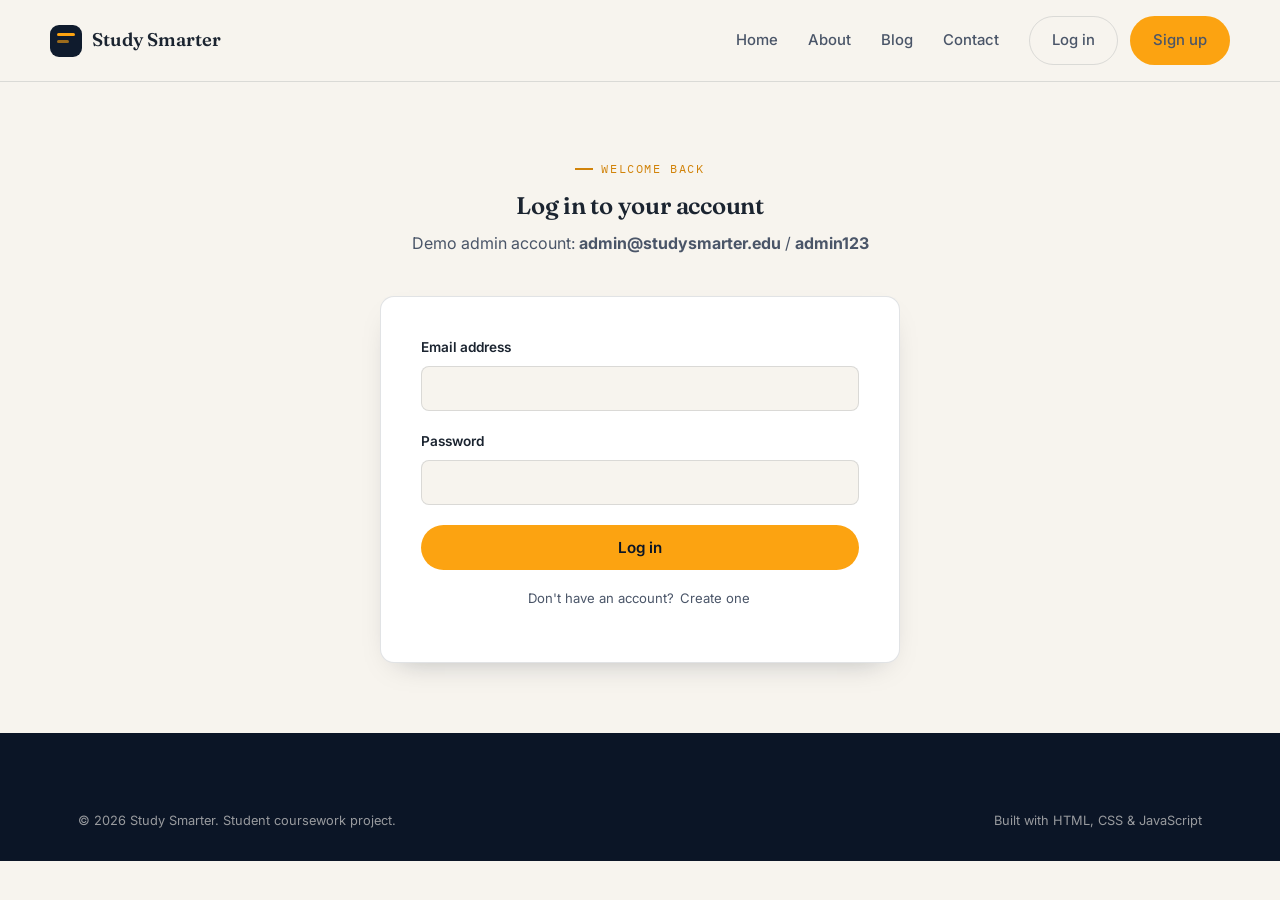
<file: login.html>
<!DOCTYPE html>
<html lang="en">
<head>
<meta charset="UTF-8">
<meta name="viewport" content="width=device-width, initial-scale=1.0">
<title>Log in — Study Smarter</title>
<link href="https://fonts.googleapis.com/css2?family=Fraunces:wght@500;600;700&family=Inter:wght@400;500;600;700&family=IBM+Plex+Mono:wght@500&display=swap" rel="stylesheet">
<link rel="stylesheet" href="css/style.css">
</head>
<body>

<header class="site-header">
  <div class="wrap nav">
    <a href="index.html" class="brand"><span class="brand-mark"></span> Study Smarter</a>
    <nav class="nav-links" id="nav-links">
      <a href="index.html">Home</a>
      <a href="about.html">About</a>
      <a href="blog.html">Blog</a>
      <a href="contact.html">Contact</a>
      <div class="nav-cta">
        <a href="login.html" class="btn btn-ghost">Log in</a>
        <a href="register.html" class="btn btn-primary">Sign up</a>
      </div>
    </nav>
    <button class="nav-toggle" aria-label="Toggle menu" aria-expanded="false"><span></span><span></span><span></span></button>
  </div>
</header>

<section style="padding:70px 0;">
  <div class="wrap" style="text-align:center; max-width:520px; margin:0 auto 40px;">
    <div class="eyebrow" style="justify-content:center;">Welcome back</div>
    <h1>Log in to your account</h1>
    <p>Demo admin account: <strong>admin@studysmarter.edu</strong> / <strong>admin123</strong></p>
  </div>

  <div class="wrap">
    <div class="form-shell reveal">
      <div class="form-status" id="login-status"></div>
      <form id="login-form" novalidate>
        <div class="field">
          <label for="lg-email">Email address</label>
          <input type="email" id="lg-email" name="email" autocomplete="email">
        </div>
        <div class="field">
          <label for="lg-password">Password</label>
          <input type="password" id="lg-password" name="password" autocomplete="current-password">
        </div>
        <button type="submit" class="btn btn-primary btn-block">Log in</button>
        <p class="form-note">Don't have an account? <a href="register.html" class="hl">Create one</a></p>
      </form>
    </div>
  </div>
</section>

<footer class="site-footer">
  <div class="wrap">
    <div class="footer-bottom">
      <span>&copy; <span id="year"></span> Study Smarter. Student coursework project.</span>
      <span>Built with HTML, CSS &amp; JavaScript</span>
    </div>
  </div>
</footer>

<script src="js/data.js"></script>
<script src="js/main.js"></script>
<script src="js/auth.js"></script>
</body>
</html>
</file>
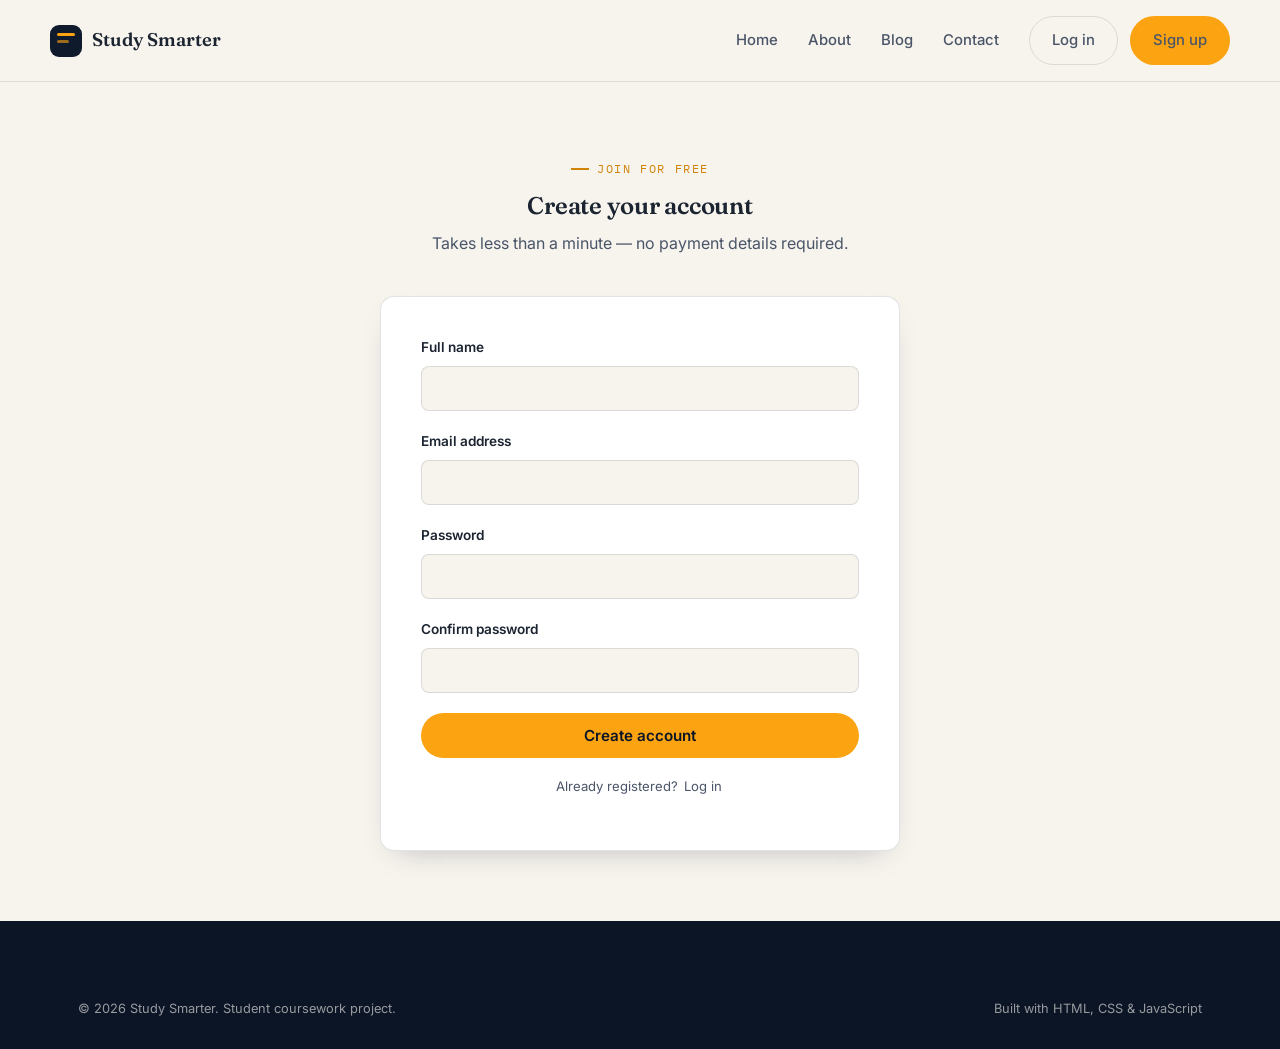
<file: register.html>
<!DOCTYPE html>
<html lang="en">
<head>
<meta charset="UTF-8">
<meta name="viewport" content="width=device-width, initial-scale=1.0">
<title>Sign up — Study Smarter</title>
<link href="https://fonts.googleapis.com/css2?family=Fraunces:wght@500;600;700&family=Inter:wght@400;500;600;700&family=IBM+Plex+Mono:wght@500&display=swap" rel="stylesheet">
<link rel="stylesheet" href="css/style.css">
</head>
<body>

<header class="site-header">
  <div class="wrap nav">
    <a href="index.html" class="brand"><span class="brand-mark"></span> Study Smarter</a>
    <nav class="nav-links" id="nav-links">
      <a href="index.html">Home</a>
      <a href="about.html">About</a>
      <a href="blog.html">Blog</a>
      <a href="contact.html">Contact</a>
      <div class="nav-cta">
        <a href="login.html" class="btn btn-ghost">Log in</a>
        <a href="register.html" class="btn btn-primary">Sign up</a>
      </div>
    </nav>
    <button class="nav-toggle" aria-label="Toggle menu" aria-expanded="false"><span></span><span></span><span></span></button>
  </div>
</header>

<section style="padding:70px 0;">
  <div class="wrap" style="text-align:center; max-width:520px; margin:0 auto 40px;">
    <div class="eyebrow" style="justify-content:center;">Join for free</div>
    <h1>Create your account</h1>
    <p>Takes less than a minute — no payment details required.</p>
  </div>

  <div class="wrap">
    <div class="form-shell reveal">
      <div class="form-status" id="reg-status"></div>
      <form id="register-form" novalidate>
        <div class="field">
          <label for="rg-name">Full name</label>
          <input type="text" id="rg-name" name="name" autocomplete="name">
          <div class="error"></div>
        </div>
        <div class="field">
          <label for="rg-email">Email address</label>
          <input type="email" id="rg-email" name="email" autocomplete="email">
          <div class="error"></div>
        </div>
        <div class="field">
          <label for="rg-password">Password</label>
          <input type="password" id="rg-password" name="password" autocomplete="new-password">
          <div class="error"></div>
        </div>
        <div class="field">
          <label for="rg-confirm">Confirm password</label>
          <input type="password" id="rg-confirm" name="confirm" autocomplete="new-password">
          <div class="error"></div>
        </div>
        <button type="submit" class="btn btn-primary btn-block">Create account</button>
        <p class="form-note">Already registered? <a href="login.html" class="hl">Log in</a></p>
      </form>
    </div>
  </div>
</section>

<footer class="site-footer">
  <div class="wrap">
    <div class="footer-bottom">
      <span>&copy; <span id="year"></span> Study Smarter. Student coursework project.</span>
      <span>Built with HTML, CSS &amp; JavaScript</span>
    </div>
  </div>
</footer>

<script src="js/data.js"></script>
<script src="js/main.js"></script>
<script src="js/auth.js"></script>
</body>
</html>
</file>
<file: css/style.css>
/* ==========================================================
   STUDY SMARTER — Design tokens
   Palette: deep study-lamp navy + warm highlighter amber
   Type: Fraunces (display serif) / Inter (body) / IBM Plex Mono (meta)
========================================================== */
:root {
  --navy-950: #0b1526;
  --navy-900: #0f1b2d;
  --navy-800: #16233a;
  --navy-700: #223252;
  --navy-600: #33456b;
  --paper: #f7f4ee;
  --paper-dim: #ece7db;
  --ink: #1b2430;
  --ink-soft: #4a5568;
  --amber: #fca311;
  --amber-dark: #d1830a;
  --teal: #4ecdc4;
  --line: rgba(255, 255, 255, 0.12);
  --line-dark: rgba(15, 27, 45, 0.12);

  --font-display: "Fraunces", "Iowan Old Style", Georgia, serif;
  --font-body: "Inter", -apple-system, BlinkMacSystemFont, "Segoe UI", sans-serif;
  --font-mono: "IBM Plex Mono", "SFMono-Regular", Menlo, monospace;

  --radius: 14px;
  --radius-sm: 8px;
  --shadow-soft: 0 20px 45px -25px rgba(11, 21, 38, 0.55);
  --shadow-card: 0 12px 30px -18px rgba(11, 21, 38, 0.35);
  --max-width: 1180px;
}

@font-face {
  font-family: "Fraunces";
  src: local("Georgia");
}

* { box-sizing: border-box; }
html { scroll-behavior: smooth; }
body {
  margin: 0;
  font-family: var(--font-body);
  color: var(--ink);
  background: var(--paper);
  -webkit-font-smoothing: antialiased;
  line-height: 1.55;
}

img { max-width: 100%; display: block; }
a { color: inherit; text-decoration: none; }

.wrap {
  max-width: var(--max-width);
  margin: 0 auto;
  padding: 0 28px;
}

h1, h2, h3, h4 {
  font-family: var(--font-display);
  font-weight: 600;
  line-height: 1.14;
  margin: 0 0 0.5em;
  letter-spacing: -0.01em;
}

p { margin: 0 0 1em; color: var(--ink-soft); }

.eyebrow {
  font-family: var(--font-mono);
  font-size: 0.72rem;
  letter-spacing: 0.14em;
  text-transform: uppercase;
  color: var(--amber-dark);
  display: inline-flex;
  align-items: center;
  gap: 8px;
  margin-bottom: 14px;
}
.eyebrow::before {
  content: "";
  width: 18px;
  height: 2px;
  background: var(--amber-dark);
  display: inline-block;
}

/* ---------- Highlighter link signature ---------- */
.hl {
  position: relative;
  background-image: linear-gradient(var(--amber) 0 100%);
  background-repeat: no-repeat;
  background-size: 0% 38%;
  background-position: 0 88%;
  transition: background-size 0.28s ease;
  padding: 0 2px;
}
.hl:hover, .hl:focus-visible { background-size: 100% 38%; }

/* ---------- Buttons ---------- */
.btn {
  display: inline-flex;
  align-items: center;
  gap: 8px;
  font-family: var(--font-body);
  font-weight: 600;
  font-size: 0.95rem;
  padding: 12px 22px;
  border-radius: 999px;
  border: 1px solid transparent;
  cursor: pointer;
  transition: transform 0.18s ease, box-shadow 0.18s ease, background 0.18s ease;
}
.btn:active { transform: translateY(1px); }
.btn-primary {
  background: var(--amber);
  color: var(--navy-950);
}
.btn-primary:hover { background: var(--amber-dark); box-shadow: var(--shadow-soft); }
.btn-ghost {
  background: transparent;
  border-color: var(--line-dark);
  color: var(--ink);
}
.btn-ghost:hover { border-color: var(--ink); }
.btn-ghost.on-dark { border-color: var(--line); color: var(--paper); }
.btn-ghost.on-dark:hover { border-color: var(--paper); }
.btn-block { width: 100%; justify-content: center; }
.btn[disabled] { opacity: 0.55; cursor: not-allowed; }

/* ---------- Header / Nav ---------- */
.site-header {
  position: sticky;
  top: 0;
  z-index: 40;
  background: rgba(247, 244, 238, 0.86);
  backdrop-filter: blur(10px);
  border-bottom: 1px solid var(--line-dark);
}
.nav {
  display: flex;
  align-items: center;
  justify-content: space-between;
  padding: 16px 0;
}
.brand {
  display: flex;
  align-items: center;
  gap: 10px;
  font-family: var(--font-display);
  font-weight: 600;
  font-size: 1.15rem;
}
.brand-mark {
  width: 32px;
  height: 32px;
  border-radius: 9px;
  background: var(--navy-900);
  position: relative;
  flex: none;
}
.brand-mark::before, .brand-mark::after {
  content: "";
  position: absolute;
  background: var(--amber);
}
.brand-mark::before { top: 8px; left: 7px; width: 18px; height: 3px; border-radius: 2px; }
.brand-mark::after { top: 15px; left: 7px; width: 12px; height: 3px; border-radius: 2px; opacity: 0.6; }

.nav-links { display: flex; align-items: center; gap: 30px; }
.nav-links a { font-size: 0.93rem; font-weight: 500; color: var(--ink-soft); }
.nav-links a.active, .nav-links a:hover { color: var(--ink); }
.nav-cta { display: flex; align-items: center; gap: 12px; }
.nav-toggle {
  display: none;
  flex-direction: column;
  gap: 5px;
  background: none;
  border: none;
  cursor: pointer;
  padding: 6px;
}
.nav-toggle span { width: 22px; height: 2px; background: var(--ink); display: block; }

@media (max-width: 860px) {
  .nav-toggle { display: flex; }
  .nav-links {
    position: absolute;
    top: 100%;
    left: 0;
    right: 0;
    background: var(--paper);
    flex-direction: column;
    align-items: flex-start;
    gap: 0;
    border-bottom: 1px solid var(--line-dark);
    max-height: 0;
    overflow: hidden;
    transition: max-height 0.25s ease;
  }
  .nav-links.open { max-height: 340px; }
  .nav-links a { padding: 14px 28px; width: 100%; border-top: 1px solid var(--line-dark); }
  .nav-cta { padding: 14px 28px; width: 100%; }
}

/* ---------- Hero ---------- */
.hero {
  background: radial-gradient(120% 140% at 15% 0%, var(--navy-800) 0%, var(--navy-950) 62%);
  color: var(--paper);
  padding: 90px 0 110px;
  overflow: hidden;
  position: relative;
}
.hero .wrap {
  display: grid;
  grid-template-columns: 1.05fr 0.85fr;
  gap: 60px;
  align-items: center;
}
.hero h1 { font-size: clamp(2.2rem, 4vw, 3.4rem); color: var(--paper); }
.hero .lede { color: rgba(247, 244, 238, 0.72); font-size: 1.08rem; max-width: 48ch; }
.hero-actions { display: flex; gap: 14px; margin-top: 32px; flex-wrap: wrap; }
.hero-stats { display: flex; gap: 34px; margin-top: 52px; }
.hero-stats div strong { display: block; font-family: var(--font-display); font-size: 1.6rem; }
.hero-stats div span { font-size: 0.8rem; color: rgba(247, 244, 238, 0.55); }

/* Flashcard stack signature element */
.card-stack { position: relative; height: 320px; }
.flash {
  position: absolute;
  inset: 0;
  border-radius: 18px;
  background: var(--paper);
  box-shadow: var(--shadow-soft);
  padding: 26px;
  display: flex;
  flex-direction: column;
  justify-content: space-between;
}
.flash .fc-tag {
  font-family: var(--font-mono);
  font-size: 0.68rem;
  text-transform: uppercase;
  letter-spacing: 0.1em;
  color: var(--amber-dark);
}
.flash .fc-q { font-family: var(--font-display); font-size: 1.2rem; color: var(--ink); }
.flash .fc-line { height: 8px; background: var(--paper-dim); border-radius: 4px; margin-top: 8px; }
.flash .fc-line.w60 { width: 60%; }
.flash .fc-line.w80 { width: 80%; }
.flash-1 { transform: rotate(-6deg) translate(-10px, 10px); z-index: 1; opacity: 0.75; }
.flash-2 { transform: rotate(3deg) translate(6px, -4px); z-index: 2; opacity: 0.9; }
.flash-3 { transform: rotate(-1.5deg); z-index: 3; }

/* ---------- Sections ---------- */
section { padding: 84px 0; }
.section-head {
  display: flex;
  justify-content: space-between;
  align-items: flex-end;
  gap: 20px;
  margin-bottom: 42px;
  flex-wrap: wrap;
}
.section-head h2 { font-size: clamp(1.6rem, 2.4vw, 2.2rem); max-width: 22ch; }
.section-head p { max-width: 46ch; margin-bottom: 0; }

.grid-3 { display: grid; grid-template-columns: repeat(3, 1fr); gap: 26px; }
.grid-2 { display: grid; grid-template-columns: repeat(2, 1fr); gap: 26px; }
@media (max-width: 900px) {
  .grid-3, .grid-2 { grid-template-columns: 1fr; }
  .hero .wrap { grid-template-columns: 1fr; }
  .card-stack { max-width: 340px; margin: 0 auto; }
}

/* ---------- Article cards ---------- */
.card {
  background: #fff;
  border: 1px solid var(--line-dark);
  border-radius: var(--radius);
  padding: 26px;
  box-shadow: var(--shadow-card);
  transition: transform 0.2s ease, box-shadow 0.2s ease;
  display: flex;
  flex-direction: column;
  height: 100%;
}
.card:hover { transform: translateY(-4px); box-shadow: var(--shadow-soft); }
.card .thumb {
  height: 120px;
  border-radius: var(--radius-sm);
  margin-bottom: 18px;
  background: linear-gradient(135deg, var(--navy-800), var(--navy-600));
  position: relative;
  overflow: hidden;
}
.card .thumb::after {
  content: "";
  position: absolute;
  inset: 0;
  background: repeating-linear-gradient(115deg, rgba(252,163,17,0.16) 0 2px, transparent 2px 22px);
}
.card .meta {
  font-family: var(--font-mono);
  font-size: 0.7rem;
  text-transform: uppercase;
  letter-spacing: 0.08em;
  color: var(--amber-dark);
  margin-bottom: 10px;
}
.card h3 { font-size: 1.15rem; margin-bottom: 10px; }
.card p { font-size: 0.93rem; flex: 1; }
.card .read-more { font-size: 0.85rem; font-weight: 600; margin-top: auto; }

/* ---------- Feature list ---------- */
.feature {
  padding: 26px;
  border-radius: var(--radius);
  border: 1px solid var(--line-dark);
  background: #fff;
}
.feature .num {
  font-family: var(--font-mono);
  color: var(--amber-dark);
  font-size: 0.8rem;
  margin-bottom: 12px;
  display: block;
}
.feature h3 { font-size: 1.05rem; margin-bottom: 8px; }
.feature p { font-size: 0.92rem; margin-bottom: 0; }

/* ---------- Dark band / CTA ---------- */
.band-dark {
  background: var(--navy-900);
  color: var(--paper);
}
.band-dark p { color: rgba(247, 244, 238, 0.68); }
.cta-band { text-align: center; padding: 90px 0; }
.cta-band h2 { color: var(--paper); max-width: 26ch; margin-left: auto; margin-right: auto; }
.cta-band .btn-row { display: flex; justify-content: center; gap: 14px; margin-top: 28px; }

/* ---------- Forms ---------- */
.form-shell {
  background: #fff;
  border: 1px solid var(--line-dark);
  border-radius: var(--radius);
  box-shadow: var(--shadow-card);
  padding: 40px;
  max-width: 520px;
  margin: 0 auto;
}
.field { margin-bottom: 20px; }
.field label {
  display: block;
  font-size: 0.85rem;
  font-weight: 600;
  margin-bottom: 8px;
}
.field input,
.field textarea,
.field select {
  width: 100%;
  padding: 12px 14px;
  border-radius: var(--radius-sm);
  border: 1px solid var(--line-dark);
  background: var(--paper);
  font-family: var(--font-body);
  font-size: 0.95rem;
  color: var(--ink);
  transition: border-color 0.18s ease;
}
.field input:focus, .field textarea:focus, .field select:focus {
  outline: none;
  border-color: var(--amber-dark);
  background: #fff;
}
.field .error {
  color: #c1442e;
  font-size: 0.78rem;
  margin-top: 6px;
  display: none;
}
.field.invalid input, .field.invalid textarea { border-color: #c1442e; }
.field.invalid .error { display: block; }
.form-note { font-size: 0.82rem; color: var(--ink-soft); text-align: center; margin-top: 18px; }
.form-status {
  display: none;
  padding: 14px 16px;
  border-radius: var(--radius-sm);
  font-size: 0.88rem;
  margin-bottom: 20px;
}
.form-status.show { display: block; }
.form-status.ok { background: rgba(78, 205, 196, 0.16); color: #1a7a71; }
.form-status.bad { background: rgba(193, 68, 46, 0.12); color: #c1442e; }

/* ---------- Blog list controls ---------- */
.blog-controls {
  display: flex;
  gap: 16px;
  flex-wrap: wrap;
  align-items: center;
  margin-bottom: 36px;
  padding: 18px 22px;
  background: #fff;
  border: 1px solid var(--line-dark);
  border-radius: var(--radius);
}
.blog-controls input[type="search"] {
  flex: 1;
  min-width: 200px;
  padding: 10px 14px;
  border-radius: 999px;
  border: 1px solid var(--line-dark);
  font-family: var(--font-body);
}
.chip-row { display: flex; gap: 8px; flex-wrap: wrap; }
.chip {
  font-size: 0.8rem;
  font-family: var(--font-mono);
  padding: 7px 14px;
  border-radius: 999px;
  border: 1px solid var(--line-dark);
  background: var(--paper);
  cursor: pointer;
}
.chip.active { background: var(--navy-900); color: var(--paper); border-color: var(--navy-900); }
.empty-state {
  text-align: center;
  padding: 60px 20px;
  color: var(--ink-soft);
  display: none;
}
.empty-state.show { display: block; }

/* ---------- Article page ---------- */
.article-header { padding: 70px 0 30px; }
.article-header .meta-row {
  display: flex;
  gap: 18px;
  align-items: center;
  font-family: var(--font-mono);
  font-size: 0.78rem;
  color: var(--ink-soft);
  margin-bottom: 18px;
  flex-wrap: wrap;
}
.article-header h1 { font-size: clamp(1.8rem, 3.6vw, 2.6rem); max-width: 20ch; }
.article-body { max-width: 68ch; }
.article-body p { font-size: 1.03rem; color: var(--ink); }
.article-body p:first-of-type::first-letter {
  font-family: var(--font-display);
  font-size: 3.4rem;
  float: left;
  line-height: 0.85;
  margin: 6px 10px 0 0;
  color: var(--amber-dark);
}

/* ---------- Tables (site map / db design) ---------- */
table { width: 100%; border-collapse: collapse; margin: 18px 0; font-size: 0.92rem; }
th, td { text-align: left; padding: 10px 12px; border-bottom: 1px solid var(--line-dark); }
th { font-family: var(--font-mono); font-size: 0.75rem; text-transform: uppercase; color: var(--ink-soft); }

/* ---------- Footer ---------- */
.site-footer {
  background: var(--navy-950);
  color: rgba(247, 244, 238, 0.6);
  padding: 56px 0 30px;
}
.footer-grid {
  display: grid;
  grid-template-columns: 1.3fr 1fr 1fr;
  gap: 40px;
  padding-bottom: 34px;
  border-bottom: 1px solid var(--line);
}
.footer-grid h4 { color: var(--paper); font-size: 0.9rem; font-family: var(--font-body); font-weight: 600; }
.footer-grid ul { list-style: none; padding: 0; margin: 0; display: grid; gap: 10px; font-size: 0.88rem; }
.footer-bottom {
  display: flex;
  justify-content: space-between;
  padding-top: 22px;
  font-size: 0.8rem;
  flex-wrap: wrap;
  gap: 10px;
}
@media (max-width: 760px) { .footer-grid { grid-template-columns: 1fr; } }

/* ---------- Admin ---------- */
.admin-bar {
  display: flex;
  justify-content: space-between;
  align-items: center;
  margin-bottom: 30px;
  flex-wrap: wrap;
  gap: 14px;
}
.msg-row {
  background: #fff;
  border: 1px solid var(--line-dark);
  border-radius: var(--radius-sm);
  padding: 18px 20px;
  margin-bottom: 14px;
}
.msg-row .meta-line {
  display: flex;
  justify-content: space-between;
  font-family: var(--font-mono);
  font-size: 0.72rem;
  color: var(--ink-soft);
  margin-bottom: 8px;
}
.badge {
  display: inline-block;
  font-family: var(--font-mono);
  font-size: 0.68rem;
  padding: 3px 9px;
  border-radius: 999px;
  background: rgba(78,205,196,0.18);
  color: #1a7a71;
}

.reveal { opacity: 0; transform: translateY(16px); transition: opacity 0.5s ease, transform 0.5s ease; }
.reveal.in { opacity: 1; transform: translateY(0); }

@media (prefers-reduced-motion: reduce) {
  * { transition: none !important; animation: none !important; scroll-behavior: auto !important; }
}

:focus-visible { outline: 2px solid var(--amber-dark); outline-offset: 2px; }
</file>
